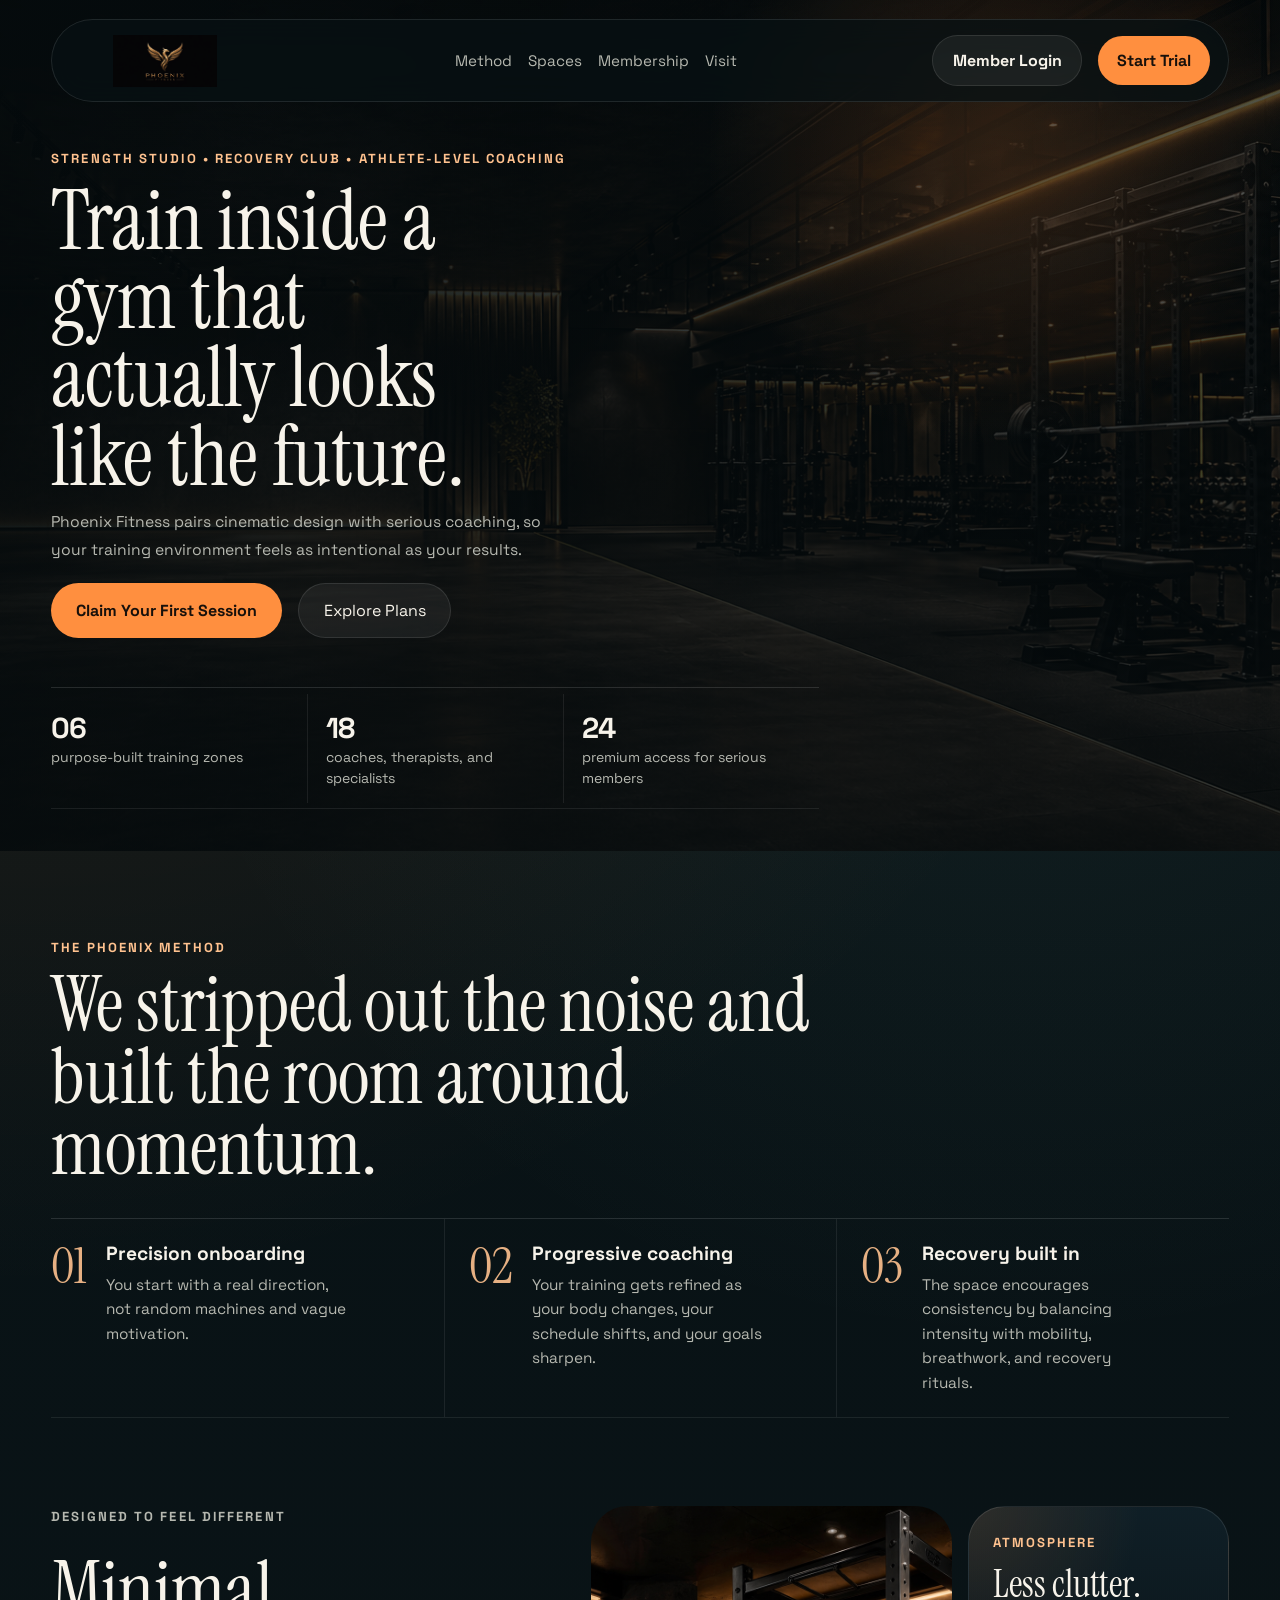
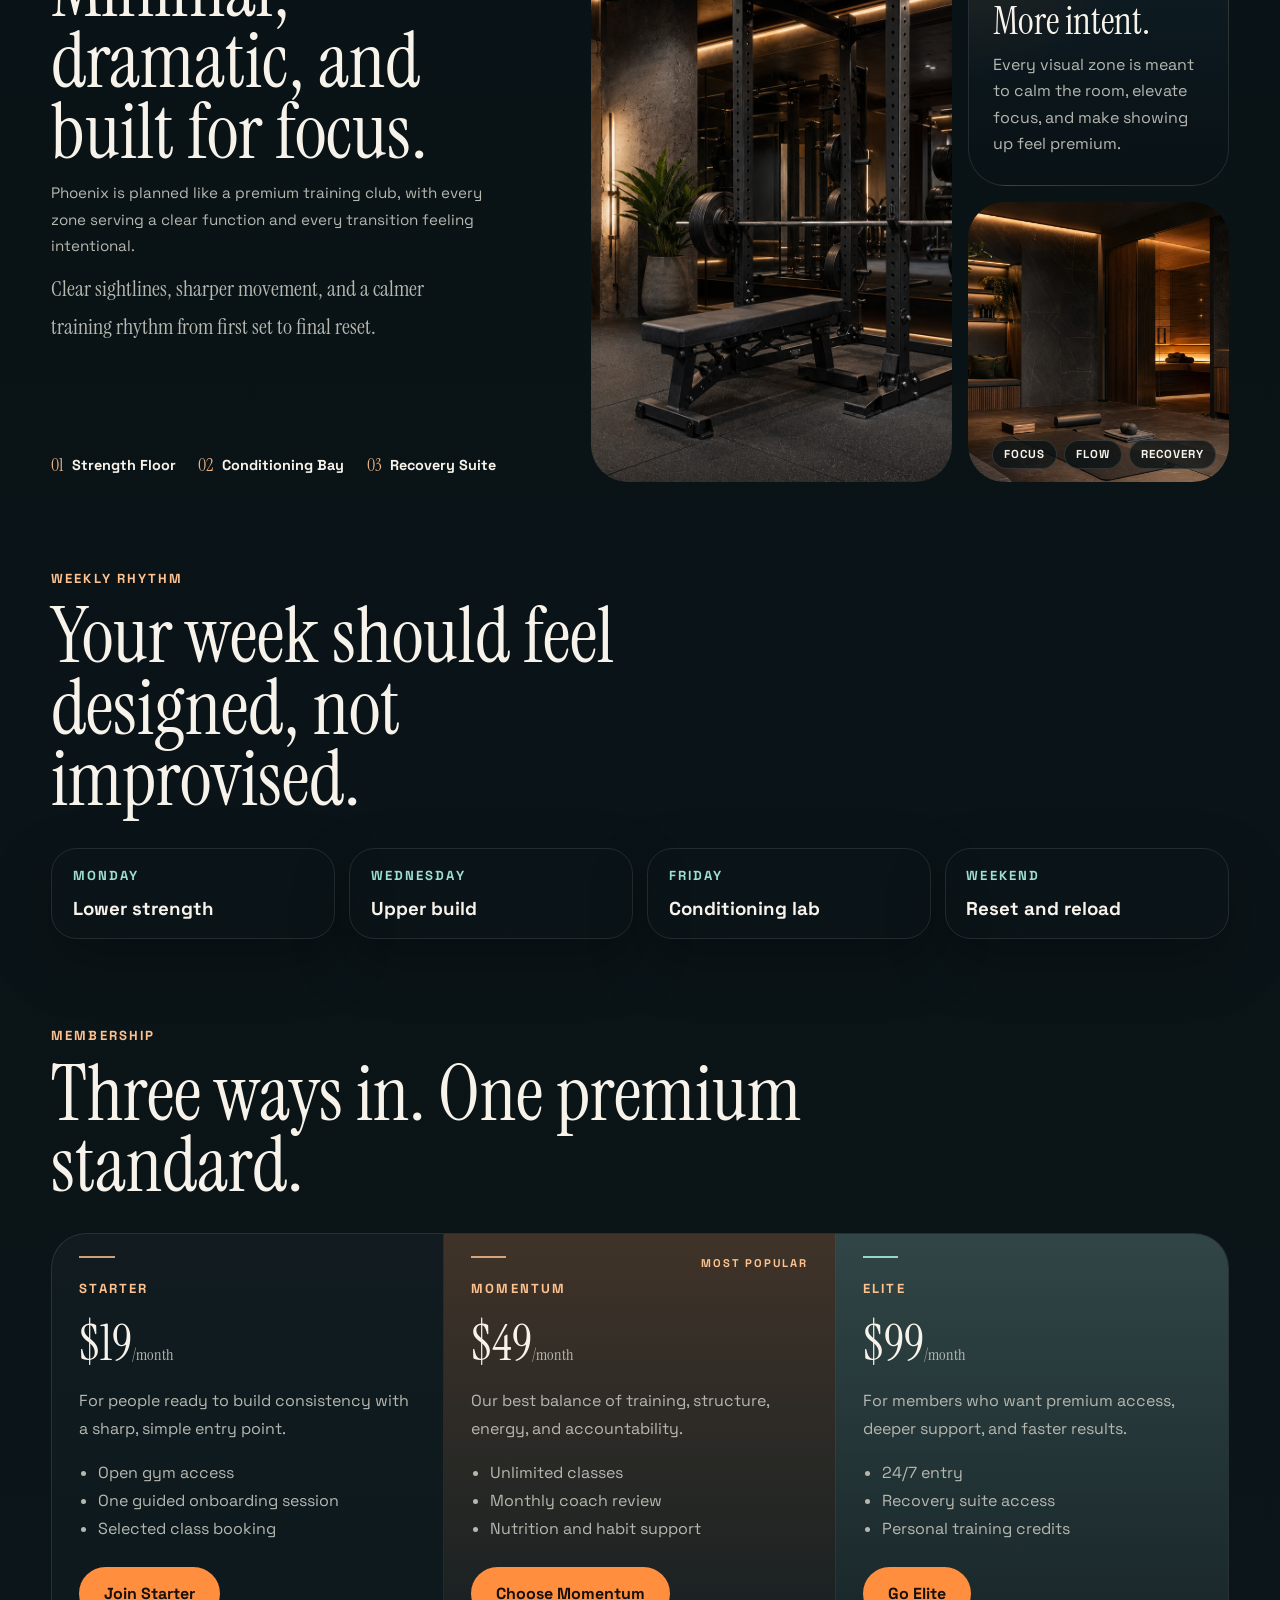
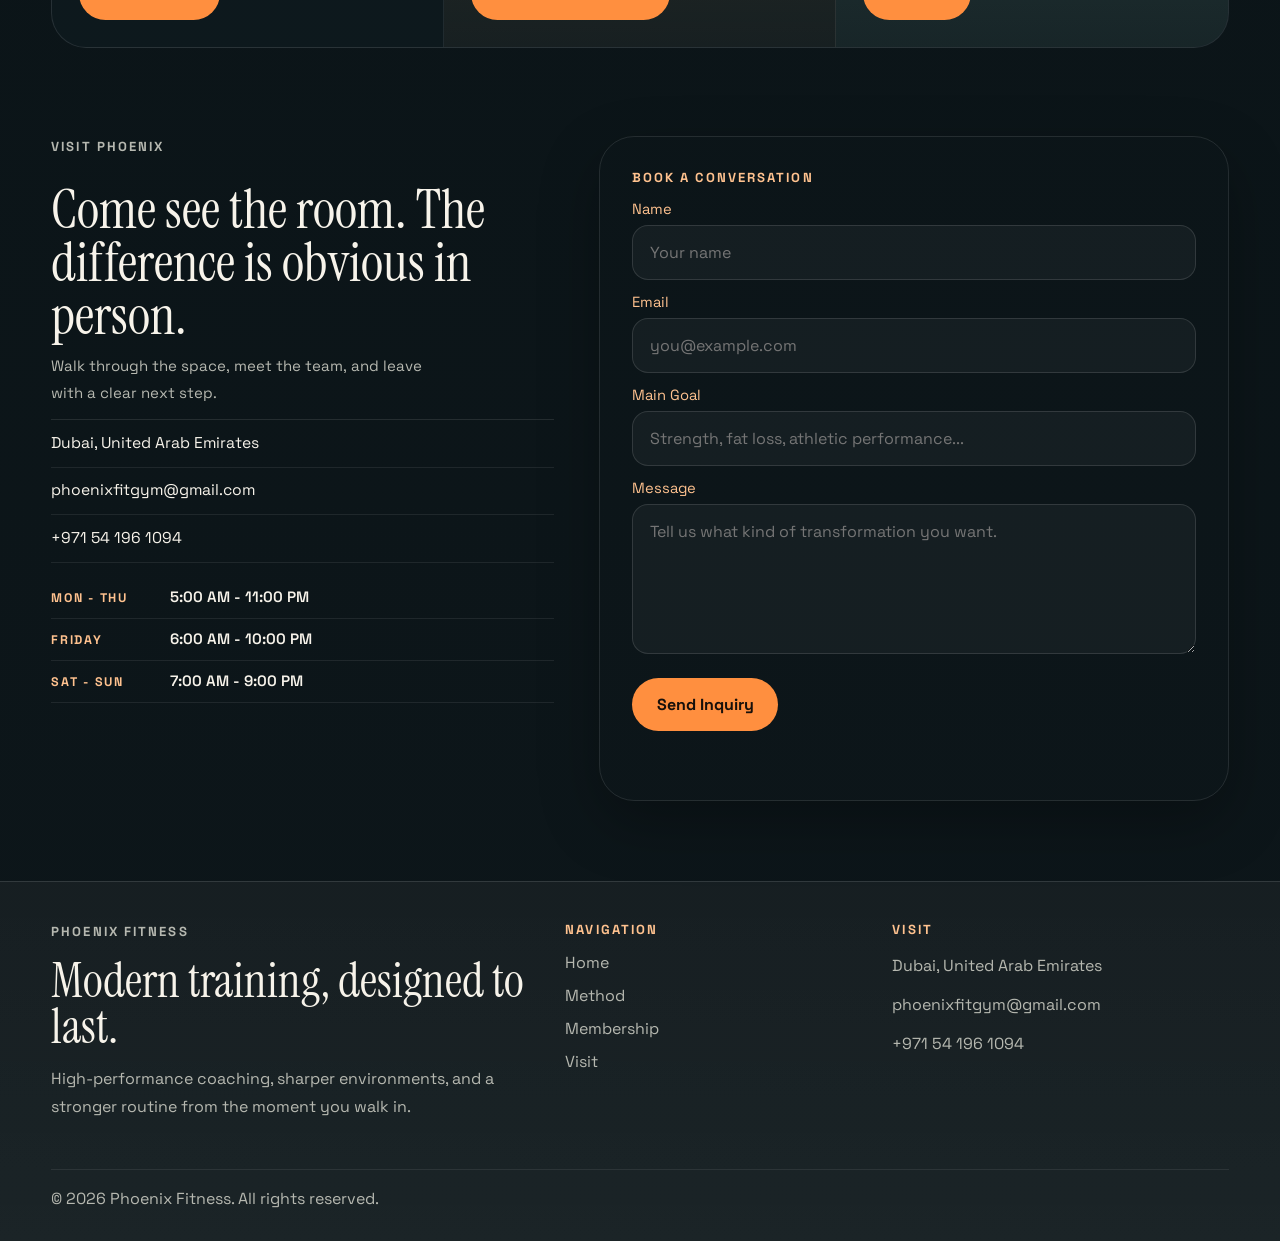
<file: index.html>
<!DOCTYPE html>
<html lang="en">
<head>
    <meta charset="UTF-8">
    <meta name="viewport" content="width=device-width, initial-scale=1.0">
    <title>Phoenix Fitness | Future-Ready Training</title>
    <meta name="description" content="Phoenix Fitness is a high-design performance gym focused on strength, coaching, recovery, and consistent progress.">
    <link rel="stylesheet" href="assets/css/landing-page.css">
</head>
<body>
    <div class="page-shell">
        <header class="hero" id="top">
            <nav class="navbar">
                <a class="brand" href="index.html" aria-label="Phoenix Fitness home">
                    <img src="assets/images/phoenix-logo-premium.png" alt="Phoenix Fitness premium logo">
                </a>
                <button class="menu-toggle" type="button" aria-expanded="false" aria-controls="nav-links">Menu</button>
                <div class="nav-links" id="nav-links">
                    <a href="#method">Method</a>
                    <a href="#spaces">Spaces</a>
                    <a href="#membership">Membership</a>
                    <a href="#visit">Visit</a>
                </div>
                <div class="nav-actions">
                    <button class="nav-button nav-button-secondary" type="button" data-modal-target="login-popup">Member Login</button>
                    <button class="nav-button" type="button" data-modal-target="join-popup">Start Trial</button>
                </div>
            </nav>

            <div class="hero-layout">
                <div class="hero-copy">
                    <p class="eyebrow">Strength Studio &bull; Recovery Club &bull; Athlete-Level Coaching</p>
                    <h1>Train inside a gym that actually looks like the future.</h1>
                    <p class="hero-text">
                        Phoenix Fitness pairs cinematic design with serious coaching, so your training environment feels as intentional as your results.
                    </p>
                    <div class="hero-actions">
                        <button class="primary-cta" type="button" data-modal-target="join-popup">Claim Your First Session</button>
                        <a class="ghost-cta" href="#membership" data-scroll-target="membership">Explore Plans</a>
                    </div>
                    <div class="hero-proof">
                        <article>
                            <strong data-count="6">06</strong>
                            <span>purpose-built training zones</span>
                        </article>
                        <article>
                            <strong data-count="18">18</strong>
                            <span>coaches, therapists, and specialists</span>
                        </article>
                        <article>
                            <strong data-count="24">24</strong>
                            <span>premium access for serious members</span>
                        </article>
                    </div>
                </div>
            </div>
        </header>

        <main>
            <section class="method-section" id="method">
                <div class="section-heading">
                    <p class="eyebrow">The Phoenix Method</p>
                    <h2>We stripped out the noise and built the room around momentum.</h2>
                </div>
                <div class="method-grid">
                    <article class="method-card">
                        <span class="method-number">01</span>
                        <div class="method-body">
                            <h3>Precision onboarding</h3>
                            <p>You start with a real direction, not random machines and vague motivation.</p>
                        </div>
                    </article>
                    <article class="method-card">
                        <span class="method-number">02</span>
                        <div class="method-body">
                            <h3>Progressive coaching</h3>
                            <p>Your training gets refined as your body changes, your schedule shifts, and your goals sharpen.</p>
                        </div>
                    </article>
                    <article class="method-card">
                        <span class="method-number">03</span>
                        <div class="method-body">
                            <h3>Recovery built in</h3>
                            <p>The space encourages consistency by balancing intensity with mobility, breathwork, and recovery rituals.</p>
                        </div>
                    </article>
                </div>
            </section>

            <section class="spaces-section" id="spaces">
                <div class="spaces-copy">
                    <p class="eyebrow">Designed To Feel Different</p>
                    <h2>Minimal, dramatic, and built for focus.</h2>
                    <p class="spaces-intro">
                        Phoenix is planned like a premium training club, with every zone serving a clear function and every transition feeling intentional.
                    </p>
                    <p class="space-subline">Clear sightlines, sharper movement, and a calmer training rhythm from first set to final reset.</p>
                    <div class="space-points">
                        <article>
                            <span>01</span>
                            <h3>Strength Floor</h3>
                        </article>
                        <article>
                            <span>02</span>
                            <h3>Conditioning Bay</h3>
                        </article>
                        <article>
                            <span>03</span>
                            <h3>Recovery Suite</h3>
                        </article>
                    </div>
                </div>
                <div class="spaces-media">
                    <article class="media-tall space-gallery-main">
                        <img src="assets/images/phoenix-strength-generated.png" alt="Premium strength zone at Phoenix Fitness">
                    </article>
                    <article class="media-short space-quote">
                        <p class="card-kicker">Atmosphere</p>
                        <h3>Less clutter. More intent.</h3>
                        <p>Every visual zone is meant to calm the room, elevate focus, and make showing up feel premium.</p>
                    </article>
                    <article class="media-short space-gallery-secondary">
                        <img src="assets/images/phoenix-recovery-generated.png" alt="Luxury recovery suite at Phoenix Fitness">
                        <div class="space-tag-row">
                            <span>Focus</span>
                            <span>Flow</span>
                            <span>Recovery</span>
                        </div>
                    </article>
                </div>
            </section>

            <section class="schedule-section" id="schedule">
                <div class="section-heading split-heading">
                    <div>
                        <p class="eyebrow">Weekly Rhythm</p>
                        <h2>Your week should feel designed, not improvised.</h2>
                    </div>
                </div>
                <div class="schedule-grid">
                    <article class="schedule-card" tabindex="0" aria-expanded="false">
                        <p class="day-tag">Monday</p>
                        <h3>Lower strength</h3>
                        <p>Heavy compounds, unilateral work, and coached technique refinement.</p>
                    </article>
                    <article class="schedule-card" tabindex="0" aria-expanded="false">
                        <p class="day-tag">Wednesday</p>
                        <h3>Upper build</h3>
                        <p>Pressing, pulling, posture work, and smart volume for shape and power.</p>
                    </article>
                    <article class="schedule-card" tabindex="0" aria-expanded="false">
                        <p class="day-tag">Friday</p>
                        <h3>Conditioning lab</h3>
                        <p>Sprints, sled pushes, boxing rounds, and a short aggressive finisher.</p>
                    </article>
                    <article class="schedule-card" tabindex="0" aria-expanded="false">
                        <p class="day-tag">Weekend</p>
                        <h3>Reset and reload</h3>
                        <p>Mobility, recovery, open gym flow, and progress review with a coach.</p>
                    </article>
                </div>
            </section>

            <section class="membership-section" id="membership">
                <div class="section-heading">
                    <p class="eyebrow">Membership</p>
                    <h2>Three ways in. One premium standard.</h2>
                </div>
                <div class="membership-carousel" data-plan-carousel>
                    <div class="membership-mobile-controls" aria-label="Membership plan controls">
                        <button class="plan-switch" type="button" data-plan-prev aria-label="Show previous plan">
                            <span aria-hidden="true">&#8249;</span>
                        </button>
                        <p class="plan-mobile-status" data-plan-status aria-live="polite">Plan 1 of 3</p>
                        <button class="plan-switch" type="button" data-plan-next aria-label="Show next plan">
                            <span aria-hidden="true">&#8250;</span>
                        </button>
                    </div>
                    <div class="membership-grid">
                        <article class="plan-card">
                            <p class="plan-name">Starter</p>
                            <h3>$19<span>/month</span></h3>
                            <p class="plan-summary">For people ready to build consistency with a sharp, simple entry point.</p>
                            <ul>
                                <li>Open gym access</li>
                                <li>One guided onboarding session</li>
                                <li>Selected class booking</li>
                            </ul>
                            <button type="button" data-modal-target="join-popup">Join Starter</button>
                        </article>
                        <article class="plan-card featured-plan">
                            <p class="plan-name">Momentum</p>
                            <h3>$49<span>/month</span></h3>
                            <p class="plan-summary">Our best balance of training, structure, energy, and accountability.</p>
                            <ul>
                                <li>Unlimited classes</li>
                                <li>Monthly coach review</li>
                                <li>Nutrition and habit support</li>
                            </ul>
                            <button type="button" data-modal-target="join-popup">Choose Momentum</button>
                        </article>
                        <article class="plan-card elite-plan">
                            <p class="plan-name">Elite</p>
                            <h3>$99<span>/month</span></h3>
                            <p class="plan-summary">For members who want premium access, deeper support, and faster results.</p>
                            <ul>
                                <li>24/7 entry</li>
                                <li>Recovery suite access</li>
                                <li>Personal training credits</li>
                            </ul>
                            <button type="button" data-modal-target="join-popup">Go Elite</button>
                        </article>
                    </div>
                </div>
            </section>

            <section class="visit-section" id="visit">
                <div class="visit-copy">
                    <p class="eyebrow">Visit Phoenix</p>
                    <h2>Come see the room. The difference is obvious in person.</h2>
                    <p class="visit-lead">
                        Walk through the space, meet the team, and leave with a clear next step.
                    </p>
                    <div class="visit-meta">
                        <p>Dubai, United Arab Emirates</p>
                        <a href="mailto:phoenixfitgym@gmail.com">phoenixfitgym@gmail.com</a>
                        <a href="tel:+971541961094">+971 54 196 1094</a>
                    </div>
                    <div class="visit-hours">
                        <div class="visit-hours-row">
                            <span>Mon - Thu</span>
                            <strong>5:00 AM - 11:00 PM</strong>
                        </div>
                        <div class="visit-hours-row">
                            <span>Friday</span>
                            <strong>6:00 AM - 10:00 PM</strong>
                        </div>
                        <div class="visit-hours-row">
                            <span>Sat - Sun</span>
                            <strong>7:00 AM - 9:00 PM</strong>
                        </div>
                    </div>
                </div>
                <form class="contact-form" id="contact-form">
                    <p class="form-kicker">Book a conversation</p>
                    <label for="contact-name">Name</label>
                    <input id="contact-name" name="name" type="text" placeholder="Your name" required>

                    <label for="contact-email">Email</label>
                    <input id="contact-email" name="email" type="email" placeholder="you@example.com" required>

                    <label for="contact-goal">Main Goal</label>
                    <input id="contact-goal" name="goal" type="text" placeholder="Strength, fat loss, athletic performance..." required>

                    <label for="contact-message">Message</label>
                    <textarea id="contact-message" name="message" placeholder="Tell us what kind of transformation you want." required></textarea>

                    <button type="submit">Send Inquiry</button>
                    <p class="form-feedback" id="contact-feedback" aria-live="polite"></p>
                </form>
            </section>
        </main>

        <footer class="footer">
            <div class="footer-brand">
                <p class="eyebrow">Phoenix Fitness</p>
                <h2>Modern training, designed to last.</h2>
                <p>High-performance coaching, sharper environments, and a stronger routine from the moment you walk in.</p>
            </div>
            <div class="footer-column">
                <p class="footer-label">Navigation</p>
                <div class="footer-links">
                    <a href="#top">Home</a>
                    <a href="#method">Method</a>
                    <a href="#membership">Membership</a>
                    <a href="#visit">Visit</a>
                </div>
            </div>
            <div class="footer-column">
                <p class="footer-label">Visit</p>
                <div class="footer-contact">
                    <p>Dubai, United Arab Emirates</p>
                    <p>phoenixfitgym@gmail.com</p>
                    <p>+971 54 196 1094</p>
                </div>
            </div>
            <p class="footer-note">&copy; 2026 Phoenix Fitness. All rights reserved.</p>
        </footer>
    </div>

    <div class="modal" id="login-popup" aria-hidden="true">
        <div class="modal-panel">
            <button class="modal-close" type="button" aria-label="Close login modal">&times;</button>
            <iframe src="pages/member-login-modal.html" title="Login form"></iframe>
        </div>
    </div>

    <div class="modal" id="join-popup" aria-hidden="true">
        <div class="modal-panel">
            <button class="modal-close" type="button" aria-label="Close join modal">&times;</button>
            <iframe src="pages/trial-booking-modal.html" title="Membership join form"></iframe>
        </div>
    </div>

    <script src="assets/js/landing-page.js"></script>
</body>
</html>
</file>
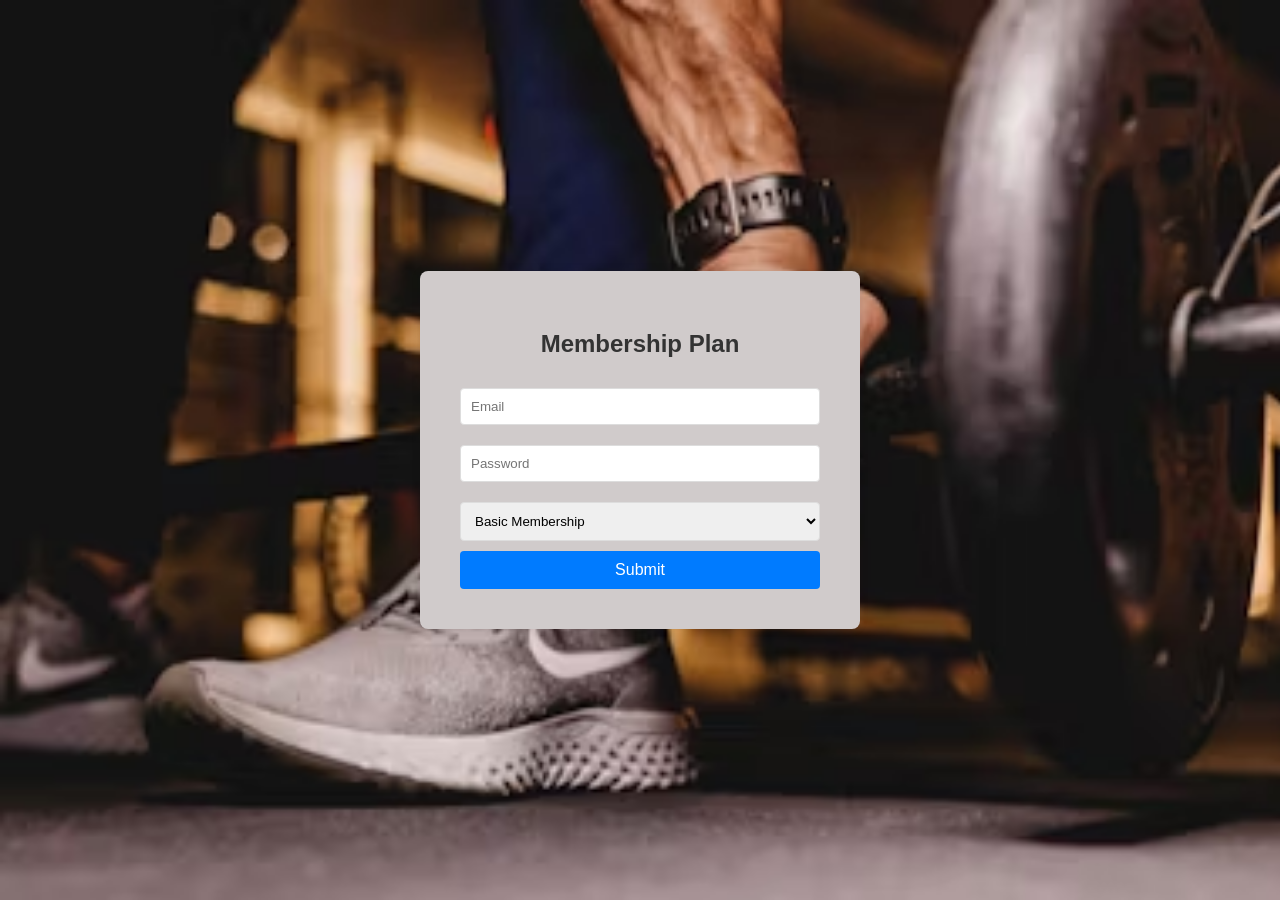
<file: Gym Website/join.html>
<!DOCTYPE html>
<html lang="en">
<head>
    <meta charset="UTF-8">
    <meta name="viewport" content="width=device-width, initial-scale=1.0">
    <title>Join Now</title>
    <link rel="stylesheet" href="join.css">
</head>
<body>
    <script> 
    function validateform(event){
        event.preventDefault();
        const Email=document.getElementById('email').value;
        const Password=document.getElementById('Password').value;
        if(Email===""|| Password===""){
            alert("Invalid Email or Password")
        }
        else if(Password.length<6){
            alert("Password should be 6 or more characters")
        }
        else{
            document.getElementById('JoiningForm').submit();
        }
    }
    </script>
    <form id="JoiningForm">
        <div class="login-container">
            <h2>Membership Plan</h2>
            <input type="email" id="email" placeholder="Email">
            <input type="password" id="pass" placeholder="Password">
            <select id="gym-membership" name="membership">
                <option value="basic">Basic Membership</option>
                <option value="standard">Standard Membership</option>
                <option value="premium">Premium Membership</option>
                <option value="vip">VIP Membership</option>
            <input type="submit">  
        </div>
    </form>
</body>
</html>
</file>
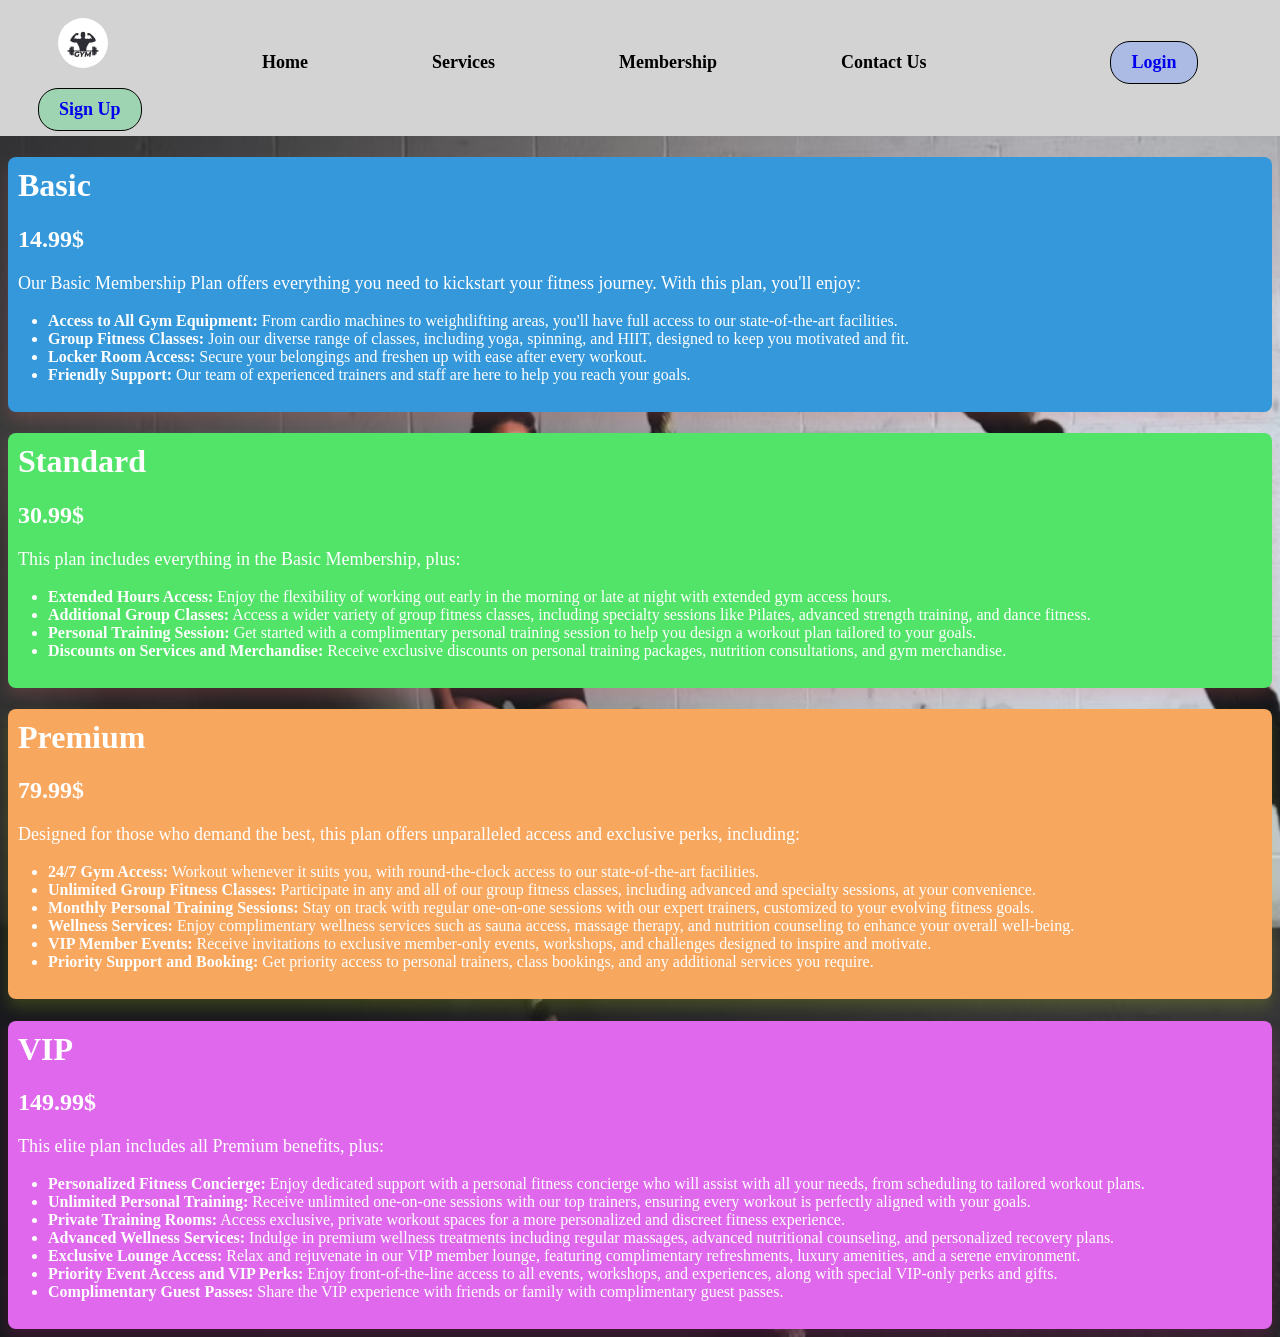
<file: Gym Website/membership.html>
<!DOCTYPE html>
<html lang="en">
<head>
    <meta charset="UTF-8">
    <meta name="viewport" content="width=device-width, initial-scale=1.0">
    <title>Membership</title>
    <link rel="stylesheet" href="membership.css">
</head>
<body>
    <div class="taskbar">
        <div class="tb1"><img src="img/33.jpg"></div>
        <div class="tb"><a href="sss.html">Home</a></div>
        <div class="tb"><a href="#Services">Services</a></div>
        <div class="tb"><a href="membership.html">Membership</a></div>
        <div class="tb"><a href="#Contact">Contact Us</a></div>
        <div class="tb3"><a href="new.html">Login</a></div>
        <div class="tb4"><a href="signup.html">Sign Up</a></div>
    </div>
    <div class="basic">
        <h1>Basic</h1>
        <h2>14.99$</h2>
        <p>Our Basic Membership Plan offers everything you need to kickstart your fitness journey. With this plan, you'll enjoy:
<br>
     <ul>    <li>  <b> Access to All Gym Equipment:</b> From cardio machines to weightlifting areas, you'll have full access to our state-of-the-art facilities.</li>
        <li>   <b> Group Fitness Classes:</b> Join our diverse range of classes, including yoga, spinning, and HIIT, designed to keep you motivated and fit.</li>
      <li>    <b> Locker Room Access:</b> Secure your belongings and freshen up with ease after every workout.</li>
        <li>   <b> Friendly Support:</b> Our team of experienced trainers and staff are here to help you reach your goals.</li></ul></p>
    
    </div>
    <div class="standard">
        <h1>Standard</h1>
        <h2>30.99$</h2>
        <p> This plan includes everything in the Basic Membership, plus:
<br>
        <ul>  <li><b> Extended Hours Access:</b> Enjoy the flexibility of working out early in the morning or late at night with extended gym access hours.</li>
           <li><b> Additional Group Classes:</b> Access a wider variety of group fitness classes, including specialty sessions like Pilates, advanced strength training, and dance fitness.</li>
       <li> <b>  Personal Training Session:</b> Get started with a complimentary personal training session to help you design a workout plan tailored to your goals.</li>
         <li> <b>  Discounts on Services and Merchandise:</b> Receive exclusive discounts on personal training packages, nutrition consultations, and gym merchandise.</li></ul></p>
    </div>
    <div class="premium ">
        <h1>Premium</h1>
        <h2>79.99$</h2>
        <p> Designed for those who demand the best, this plan offers unparalleled access and exclusive perks, including:
<br>
       <ul>  <li>   <b>24/7 Gym Access:</b> Workout whenever it suits you, with round-the-clock access to our state-of-the-art facilities.</li>
          <li> <b> Unlimited Group Fitness Classes: </b>Participate in any and all of our group fitness classes, including advanced and specialty sessions, at your convenience.</li>
          <li> <b> Monthly Personal Training Sessions:</b> Stay on track with regular one-on-one sessions with our expert trainers, customized to your evolving fitness goals.</li>
        <li>  <b>  Wellness Services:</b> Enjoy complimentary wellness services such as sauna access, massage therapy, and nutrition counseling to enhance your overall well-being.</li>
        <li><b>   VIP Member Events:</b> Receive invitations to exclusive member-only events, workshops, and challenges designed to inspire and motivate.
        <li>  <b>  Priority Support and Booking:</b> Get priority access to personal trainers, class bookings, and any additional services you require.</li></ul></p>
    </div>
    <div class="vip">
        <h1>VIP</h1>
        <h2>149.99$</h2>
        <p>  This elite plan includes all Premium benefits, plus:
<br>
        <ul><li>  <b> Personalized Fitness Concierge:</b> Enjoy dedicated support with a personal fitness concierge who will assist with all your needs, from scheduling to tailored workout plans.</li>
            <li><b>  Unlimited Personal Training:</b> Receive unlimited one-on-one sessions with our top trainers, ensuring every workout is perfectly aligned with your goals.</li>
            <li><b>  Private Training Rooms:</b> Access exclusive, private workout spaces for a more personalized and discreet fitness experience.</li>
            <li><b>  Advanced Wellness Services:</b> Indulge in premium wellness treatments including regular massages, advanced nutritional counseling, and personalized recovery plans.</li>
            <li> <b>  Exclusive Lounge Access:</b> Relax and rejuvenate in our VIP member lounge, featuring complimentary refreshments, luxury amenities, and a serene environment.</li>
            <li> <b> Priority Event Access and VIP Perks:</b> Enjoy front-of-the-line access to all events, workshops, and experiences, along with special VIP-only perks and gifts.</li>
            <li> <b>  Complimentary Guest Passes:</b> Share the VIP experience with friends or family with complimentary guest passes.</li></ul></p>
    </div>
</body>
</html>
</file>
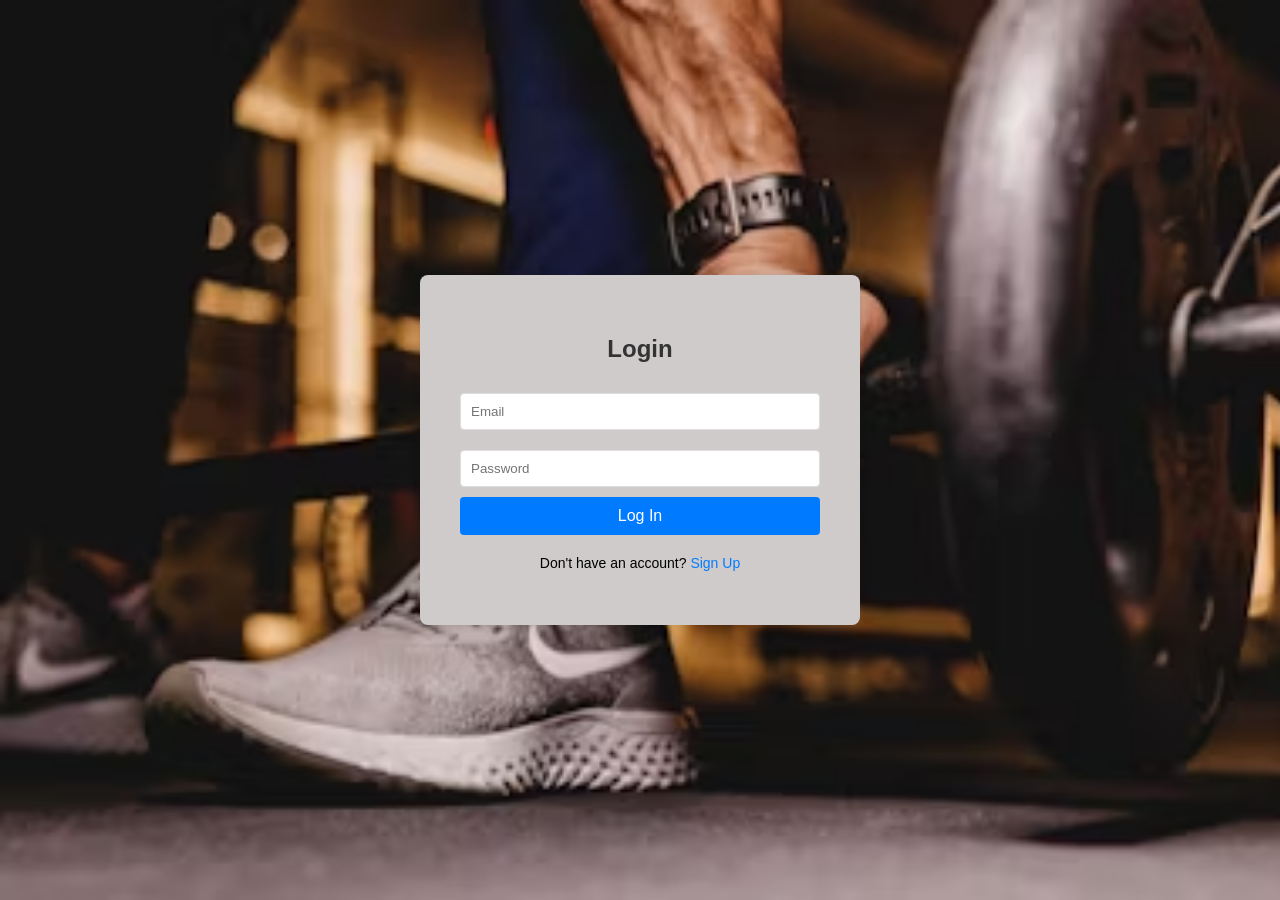
<file: Gym Website/new.html>
<!DOCTYPE html>
<html lang="en">
<head>
    <meta charset="UTF-8">
    <meta name="viewport" content="width=device-width, initial-scale=1.0">
    <title>HTML</title>
    <link rel="stylesheet" href="new.css">
    <script>
    function validateform(event){
        event.preventDefault();
        const Email=document.getElementById('email').value;
        const Password=document.getElementById('Password').value;
        if(Email===""|| Password===""){
            alert("Invalid Email or Password")
        }
        else if(Password.length<6){
            alert("Password should be 6 or more characters")
        }
        else{
            document.getElementById('LoginForm').submit();
        }
    }
    </script>
</head>
<body>
    <form  id="LoginForm" action="Website.html" class="Login" onsubmit="validateform(event)">
        <div class="login-container">
            <h2>Login</h2>
            <form>
                <input type="email" placeholder="Email" required id="email">
                <input type="password" placeholder="Password" required id="Password">
                <button type="submit">Log In</button>
                <p>Don't have an account? <a href="signup.html">Sign Up</a></p>
            </form>
</body>
</html>
</file>
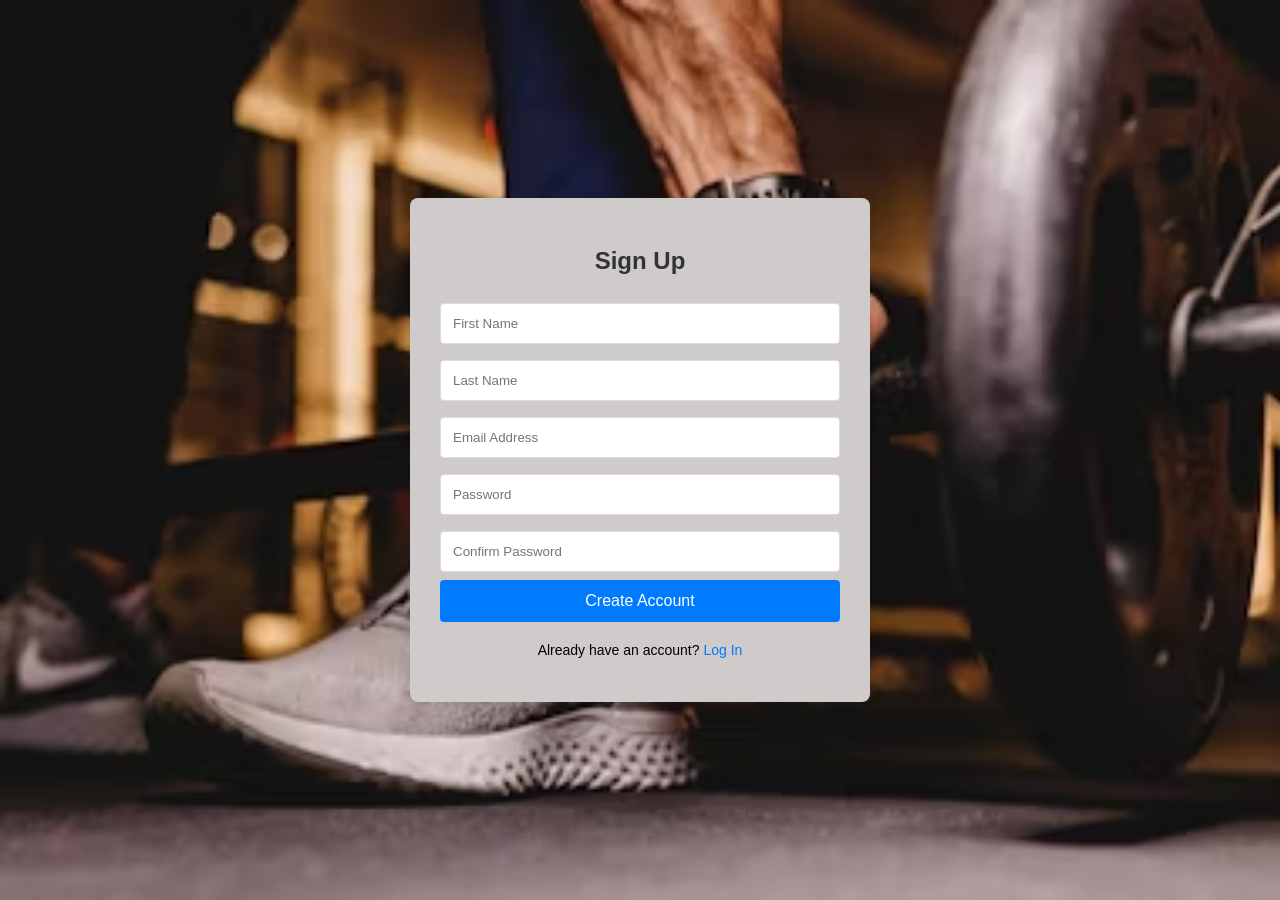
<file: Gym Website/signup.html>
<!DOCTYPE html>
<html lang="en">
<head>
    <meta charset="UTF-8">
    <meta name="viewport" content="width=device-width, initial-scale=1.0">
    <title>Sign Up</title>
    <link rel="stylesheet" href="signup.css">
</head>
<body>
    <form id="signupForm">
        <div class="signup-container">
            <h2>Sign Up</h2>
                <div class="error" id="errorMsg"></div>
                <input type="text" placeholder="First Name" required id="FirstName">
                <input type="text" placeholder="Last Name" required id="LastName">
                <input type="email" placeholder="Email Address" required id="Email">
                <input type="password" placeholder="Password" required id="Password">
                <input type="password" placeholder="Confirm Password" required id="ConfirmPassword">
                <button type="submit">Create Account</button>
                <p>Already have an account? <a href="new.html">Log In</a></p>
            </form>
            <script>
                document.getElementById('signupForm').addEventListener('submit', function(event) {
                    event.preventDefault(); 
                    const errorMsg = document.getElementById('errorMsg');
                    const FirstName = document.getElementById('FirstName').value.trim();
                    const LastName = document.getElementById('LastName').value.trim();
                    const email = document.getElementById('Email').value.trim();
                    const password = document.getElementById('Password').value.trim();
                    const confirmPassword = document.getElementById('ConfirmPassword').value.trim();
        
                    errorMsg.style.display = 'none';
                    errorMsg.innerHTML = '';
        
                    if (FirstName === '' || LastName==='' || email === '' || password === '' || confirmPassword === '') {
                        errorMsg.style.display = 'block';
                        errorMsg.innerHTML = 'All fields are required.';
                        return;
                    }
        
                    // Email validation
                    const emailPattern = /^[^ ]+@[^ ]+\.[a-z]{2,3}$/;
                    if (!emailPattern.test(email)) {
                        errorMsg.style.display = 'block';
                        errorMsg.innerHTML = 'Please enter a valid email address.';
                        return;
                    }
        
                    // Password length check
                    if (password.length < 8) {
                        errorMsg.style.display = 'block';
                        errorMsg.innerHTML = 'Password must be at least 8 characters long.';
                        return;
                    }
        
                    // Password match check
                    if (password !== confirmPassword) {
                        errorMsg.style.display = 'block';
                        errorMsg.innerHTML = 'Passwords do not match.';
                        return;
                    }
        
                    // Submit form if all validations pass
                    this.submit();
                });
            </script>
</body>
</html>
</file>
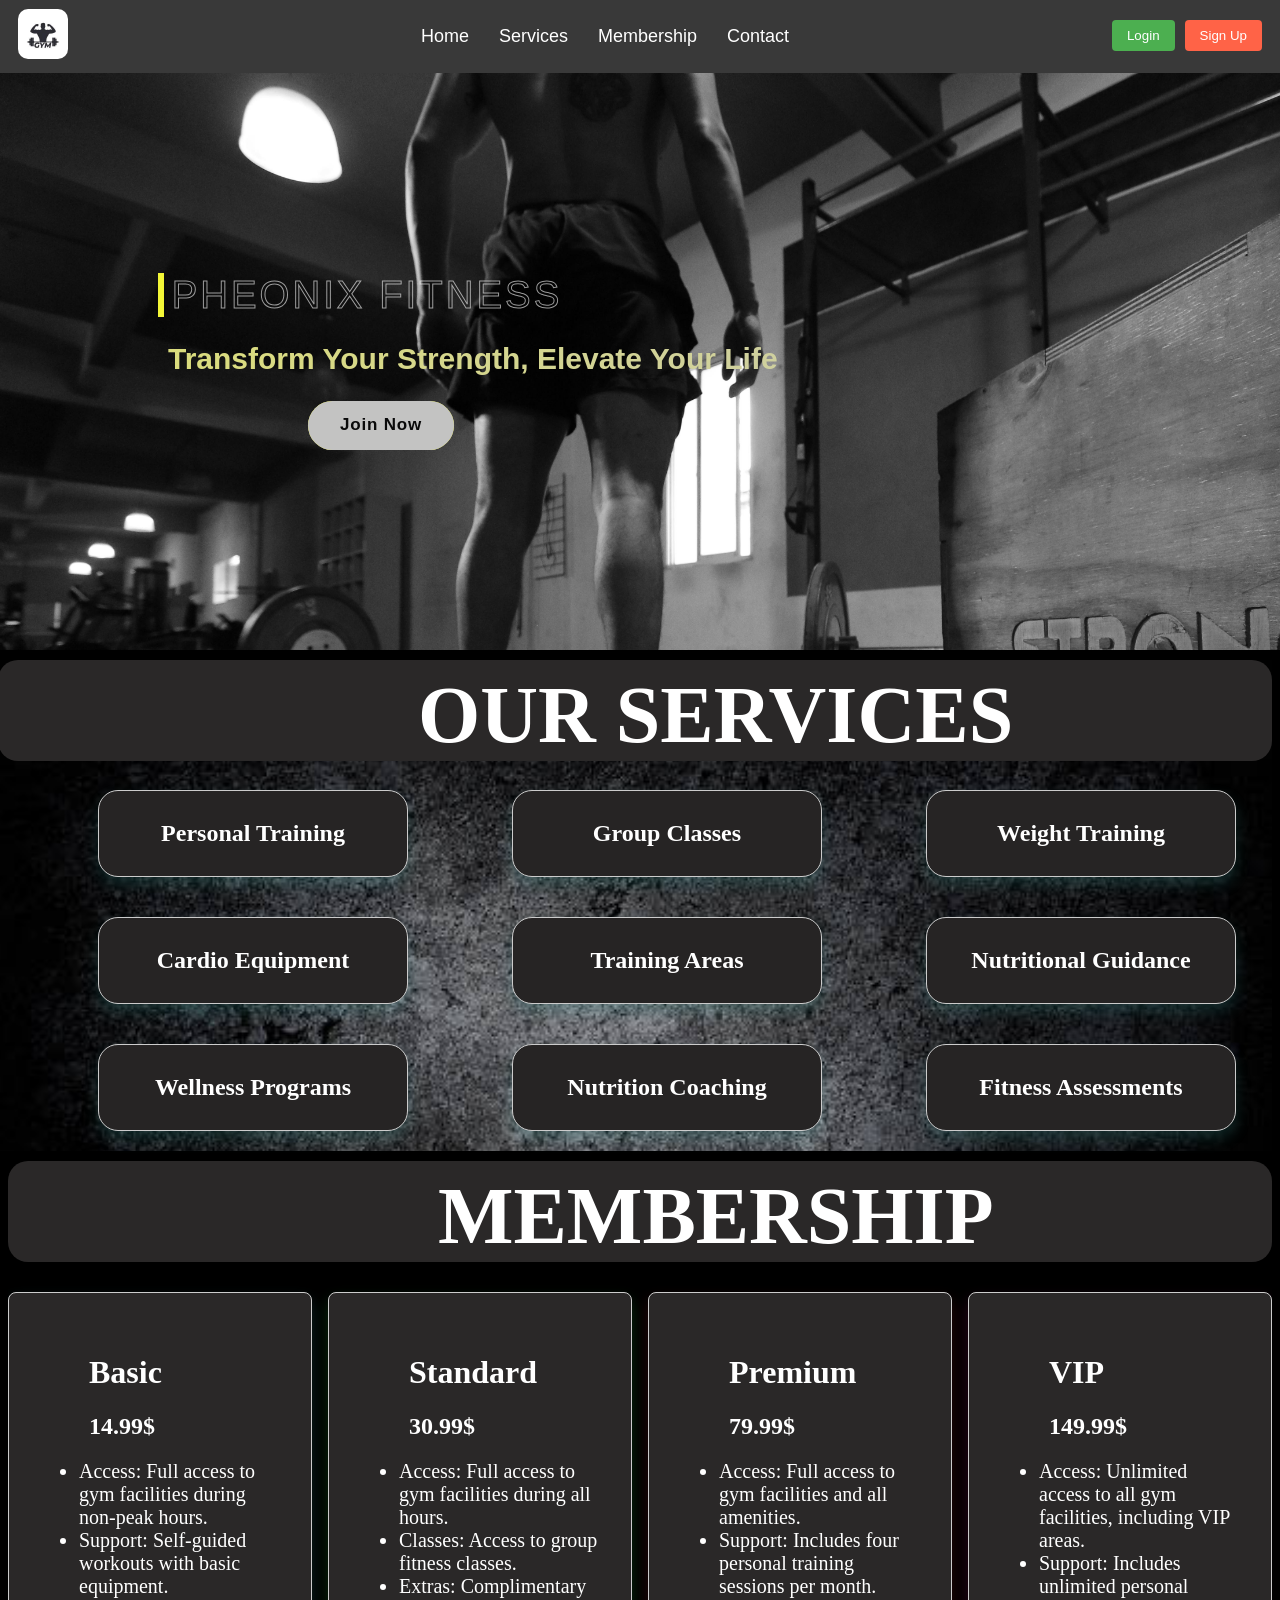
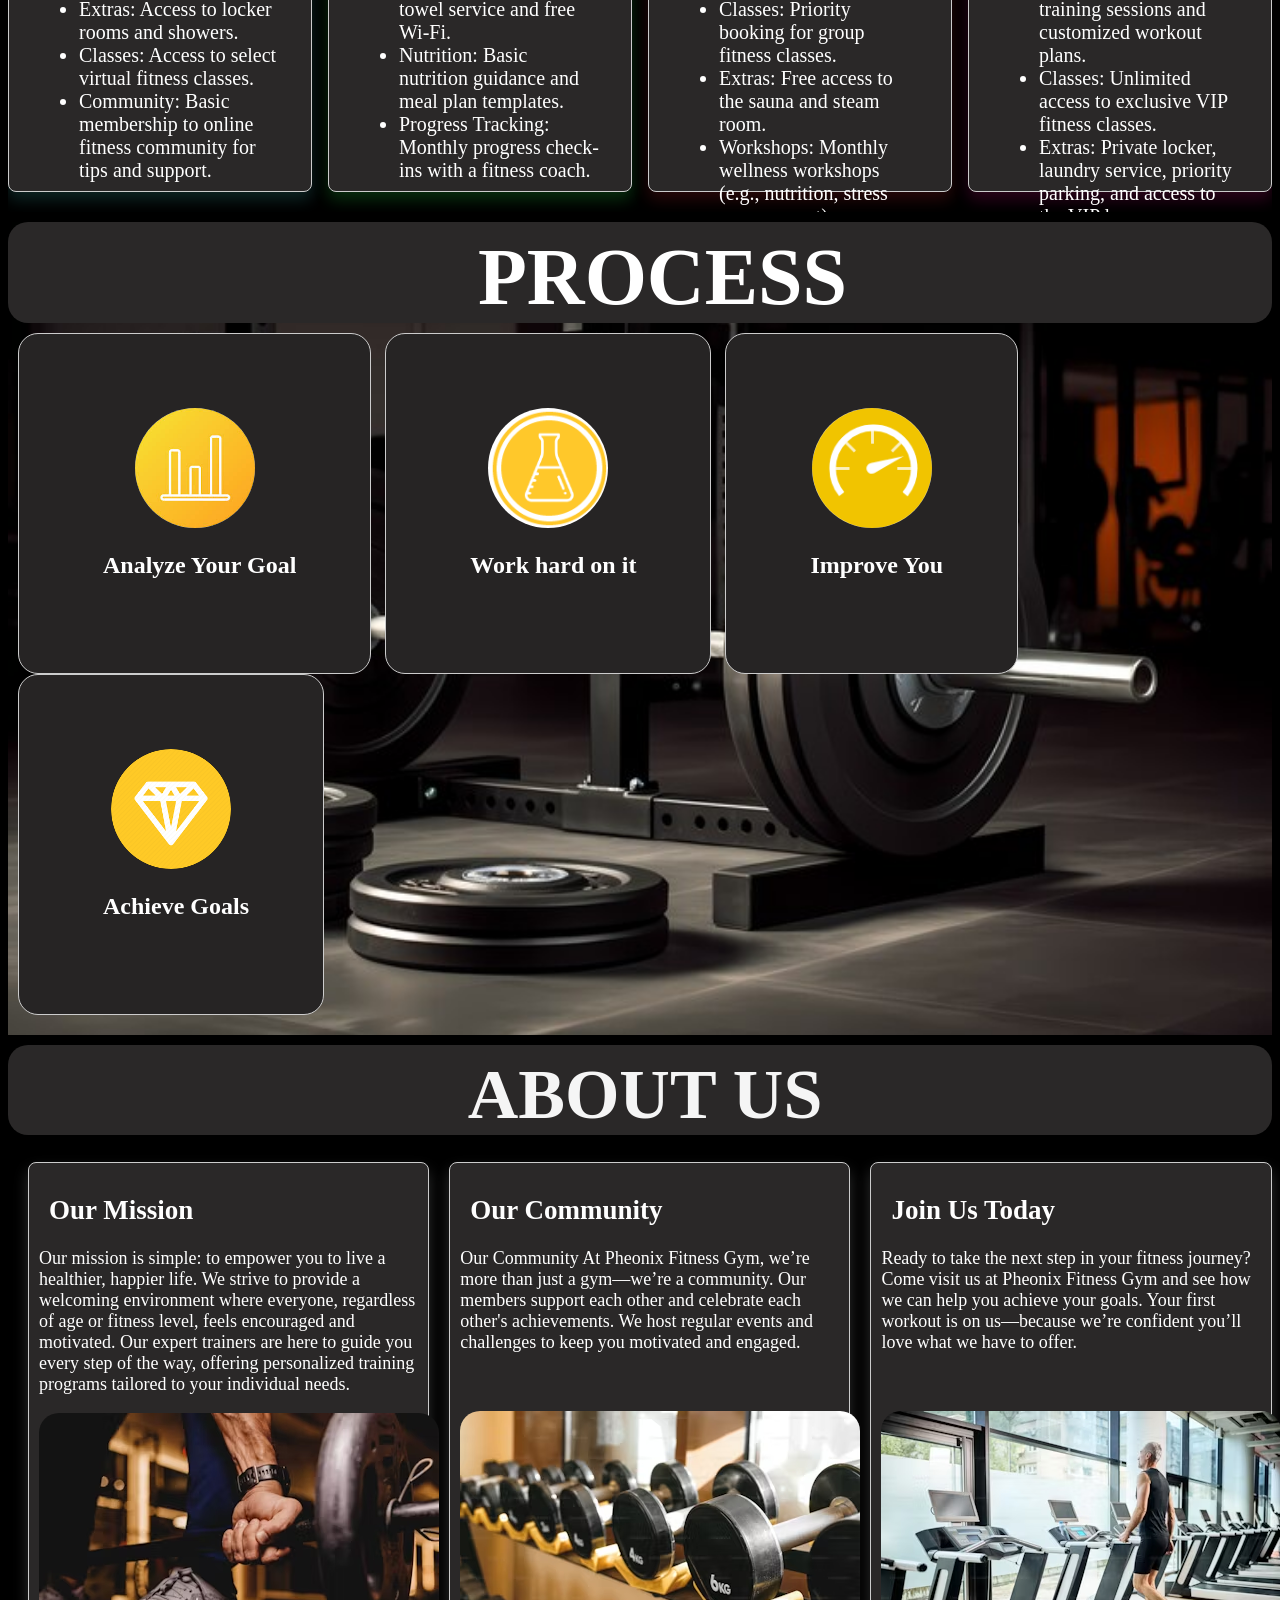
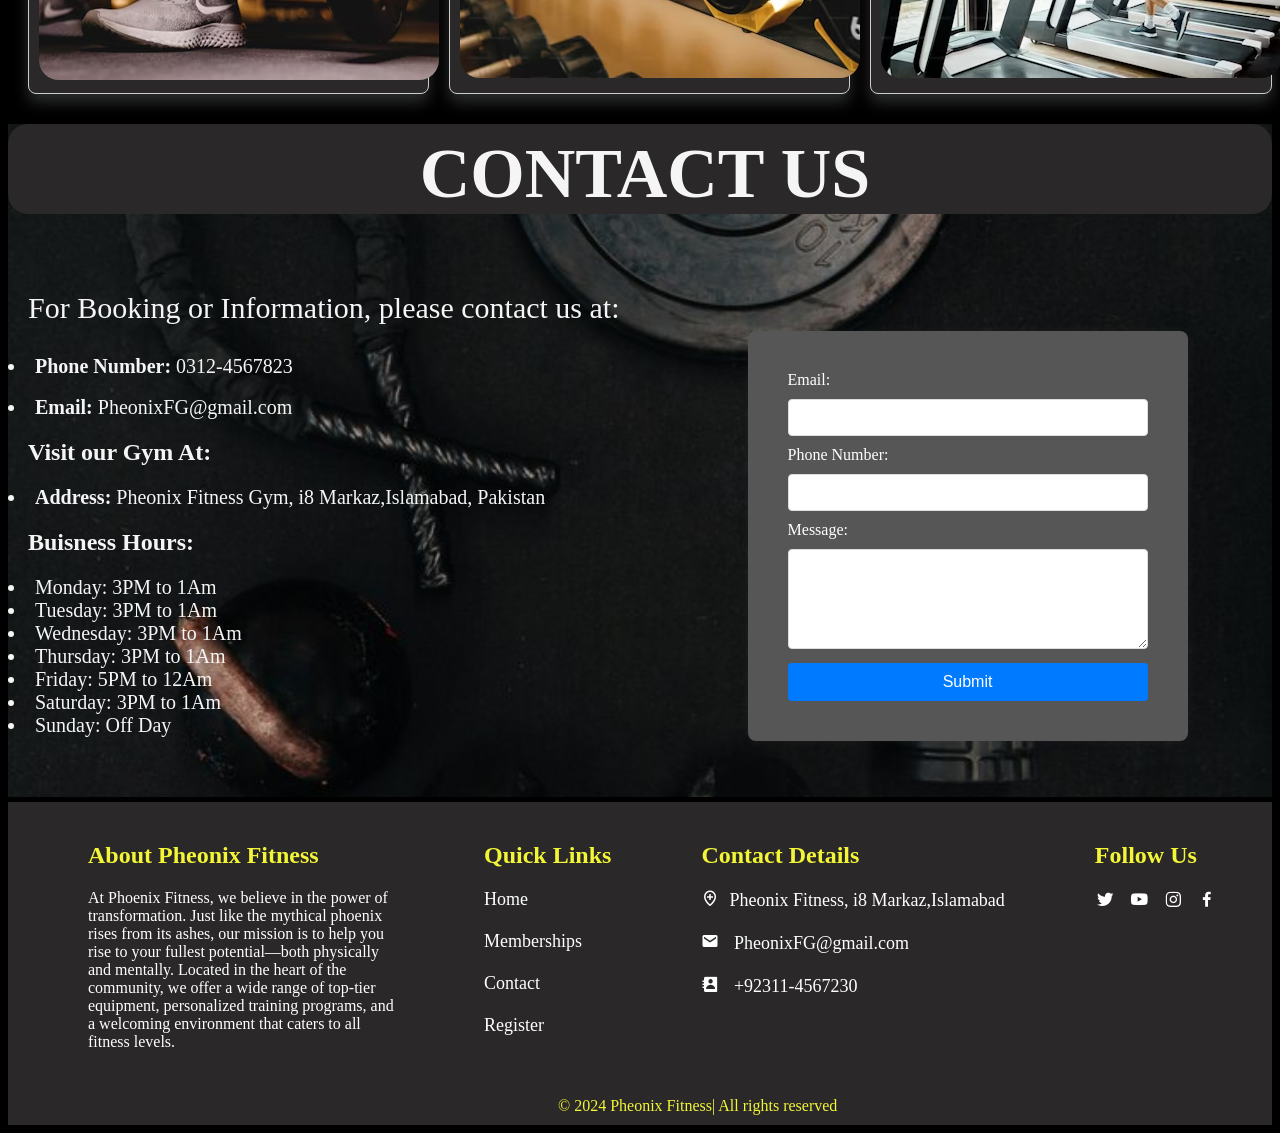
<file: Gym Website/sss.html>
<!DOCTYPE html>
<html lang="en">
<head>
    <meta charset="UTF-8">
    <meta name="viewport" content="width=device-width, initial-scale=1.0">
    <title>Grid</title>
    <link rel="stylesheet" href="sss.css">
    <link href='https://unpkg.com/boxicons@2.1.4/css/boxicons.min.css' rel='stylesheet'>
</head>
<body>
    <nav class="navbar">
        <div class="navbar-left">
            <img src="img/33.jpg" alt="Logo" class="logo">
        </div>
        <div class="navbar-center">
            <ul class="navbar-links">
                <li><a href="sss.html">Home</a></li>
                <li><a href="#Services">Services</a></li>
                <li><a href="#membership">Membership</a></li>
                <li><a href="#Contact">Contact</a></li>
            </ul>
        </div>
        <div class="navbar-right">
            <button id="open-login-btn" class="btn login">Login</button>
            <button id="signup-btn" class="btn signup">Sign Up</button>
        </div>
    </nav>
    <div id="login-popup" class="login-popup">
        <div class="popup-content">
          <span class="close-btn">&times;</span>
          <iframe src="new.html" frameborder="0" class="login-iframe"></iframe>
        </div>
      </div>
      <div id="signup-popup" class="signup-popup">
        <div class="popup-content2">
          <span class="close-btn2">&times;</span>
          <iframe src="signup.html" frameborder="0" class="signup-iframe"></iframe>
        </div>
      </div>
    <div class="background">
        <button class="hcl" data-text="Awesome">
            <span class="actual-text">&nbsp;Pheonix Fitness&nbsp;</span>
            <span aria-hidden="true" class="hover-text">&nbsp;Pheonix Fitness Gym&nbsp;</span>
        </button>
        <h2 class="color">Transform Your Strength, Elevate Your Life</h2> 
       <div><button id="join-btn" class="but"><span>Join Now</span></button></div> 
    </div>
    <div id="join-popup" class="join-popup">
        <div class="popup-content3">
          <span class="close-btn3">&times;</span>
          <iframe src="join.html" frameborder="0" class="join-iframe"></iframe>
        </div>
      </div>
    <div class="services" id="Services">
      <div><h1 class="p5">OUR SERVICES</h1></div>
        <div class="srv"> <h2>Personal Training </h2></div>
            <div class="srv"> <h2>Group Classes</h2></div>
                <div class="srv"> <h2> Weight Training</h2> </div>
                    <div class="srv"><h2> Cardio Equipment </h2></div>
                        <div class="srv"><h2>Training Areas </h2></div>
                            <div class="srv"><h2>Nutritional Guidance</h2></div>
                            <div class="srv"><h2> Wellness Programs </h2></div>
                            <div class="srv"><h2> Nutrition Coaching </h2></div>
                                <div class="srv"><h2>Fitness Assessments</h2></div>
    </div>
    <div>  <h1 class="mm">MEMBERSHIP</h1></div>
    <div class="membership" id="membership">
    <div class="basic">
        <h1 class="h2">Basic</h1>
        <h2  class="h2">14.99$</h2>
        <p> <ul> <li> Access: Full access to gym facilities during non-peak hours.</li>
   <li>Support: Self-guided workouts with basic equipment.</li>
   <li>Extras: Access to locker rooms and showers.</li>
   <li>Classes: Access to select virtual fitness classes.</li>
   <li> Community: Basic membership to online fitness community for tips and support.</li>
</ul></p>
    
    </div>
    <div class="standard">
        <h1 class="h2">Standard</h1>
        <h2 class="h2">30.99$</h2>
       
        <p>  <ul> <li>Access: Full access to gym facilities during all hours.</li>
                <li>  Classes: Access to group fitness classes.</li>
                    <li>  Extras: Complimentary towel service and free Wi-Fi.</li>
                        <li>  Nutrition: Basic nutrition guidance and meal plan templates.</li>
                            <li>  Progress Tracking: Monthly progress check-ins with a fitness coach.</li> </ul></p>
    </div>
    <div class="premium ">
        <h1 class="h2">Premium</h1>
        <h2 class="h2">79.99$</h2>
      
        <p><ul>  <li> Access: Full access to gym facilities and all amenities. </li>
        <li> Support: Includes four personal training sessions per month.</li>
            <li> Classes: Priority booking for group fitness classes.</li>
                <li> Extras: Free access to the sauna and steam room.</li>
                    <li>  Workshops: Monthly wellness workshops (e.g., nutrition, stress management).</li>
                       </ul></p>
    </div>
    <div class="vip">
        <h1 class="h2">VIP</h1>
        <h2 class="h2">149.99$</h2>
        <p>  <ul><li> Access: Unlimited access to all gym facilities, including VIP areas. </li>
            <li> Support: Includes unlimited personal training sessions and customized workout plans.</li>
                <li> Classes: Unlimited access to exclusive VIP fitness classes.</li>
                    <li>Extras: Private locker, laundry service, priority parking, and access to the VIP lounge.</li> 
                           </ul></p>
    </div>
</div>
    <div class="Process">
        <h1 class="p2">PROCESS</h1>
        <div class="p"><img src="img/o1.jpg">
            <h2>Analyze Your Goal</h2>
        </div>
        <div class="p"><img src="img/o6.png">
           <h2> Work hard on it</h2>
        </div>
        <div class="p"><img src="img/o8.png">
            <h2>Improve You</h2>
        </div>
        <div class="p"><img src="img/o5.png">
            <h2>Achieve Goals</h2>
        </div>
       
    </div>
    <div class="last2">
        <h1>ABOUT US</h1>  </div>
        <div class="ds">  
            <div class="per">
            <div class="dsa1"><h2>Our Mission</h2><p> Our mission is simple: to empower you to live a healthier, happier life. We strive to provide a welcoming environment where everyone, regardless of age or fitness level, feels encouraged and motivated. Our expert trainers are here to guide you every step of the way, offering personalized training programs tailored to your individual needs.</p>
                <div><img src="img/44.avif"></div></div>
            <div class="dsa2"> <h2>Our Community</h2><p>Our Community At Pheonix Fitness Gym, we’re more than just a gym—we’re a community. Our members support each other and celebrate each other's achievements. We host regular events and challenges to keep you motivated and engaged.</p>
                <div><img src="img/2.avif"></div></div>
            <div class="dsa3"><h2>Join Us Today</h2><p>  Ready to take the next step in your fitness journey? Come visit us at Pheonix Fitness Gym and see how we can help you achieve your goals. Your first workout is on us—because we’re confident you’ll love what we have to offer.</p>
                <div><img src="img/3.avif"></div></div>
        </div>
    </div>
    <div class="contact" id="Contact">
        <h1 class="hh">CONTACT US</h1>
        <div class="flec">
            <div><p>For Booking or Information, please contact us at:
        <li><b>Phone Number:</b> 0312-4567823</li><br>
       <li><b>Email:</b> PheonixFG@gmail.com</li>
        <h2>Visit our Gym At:</h2>
        <li><b>Address:</b>  Pheonix Fitness Gym, i8 Markaz,Islamabad, Pakistan</li>
        <h2>Buisness Hours:</h2>
        <li>Monday: 3PM to 1Am</li>
        <li>Tuesday: 3PM to 1Am</li>
        <li>Wednesday: 3PM to 1Am</li>
        <li>Thursday: 3PM to 1Am</li>
        <li>Friday: 5PM to 12Am</li>
        <li>Saturday: 3PM to 1Am</li>
        <li>Sunday: Off Day</li>
    </p>
    </div>
      <div>  <form>
            <div class="login-container">
                <form>
                    <label>Email:</label>
                    <input type="email">
                    <label>Phone Number:</label>
                    <input type="text">
                    <label>Message:</label><br>
                    <textarea name="Message" id="msg"></textarea>
                    <button type="submit">Submit</button>
                </form>
            </div> 
    </div>
</div>
</div>
<footer>
<div class="foot">
    <div class="text"><h2>About Pheonix Fitness</h2>
    <p>At Phoenix Fitness, we believe in the power of transformation. Just like the mythical phoenix rises from its ashes, our mission is to help you rise to your fullest potential—both physically and mentally. Located in the heart of the community, we offer a wide range of top-tier equipment, personalized training programs, and a welcoming environment that caters to all fitness levels.
</p>
    </div>
    <div class="ql">
        <h2>Quick Links</h2>
        <p> Home <br><br>
         Memberships <br><br>
         Contact <br><br>
         Register</p>
    </div>
    <div class="ccc">
        <h2>Contact Details</h2>
        <p><i class='bx bx-location-plus'></i>Pheonix Fitness, i8 Markaz,Islamabad <br><br>
            <i class='bx bxs-envelope' ></i>  PheonixFG@gmail.com <br><br>
             <i class='bx bxs-contact' ></i> +92311-4567230</p> 
    </div>
    <div class="tags">
        <h2>Follow Us</h2>
        <i class='bx bxl-twitter'></i>
        <i class='bx bxl-youtube'></i>
        <i class='bx bxl-instagram' ></i>
        <i class='bx bxl-facebook' ></i>
    </div>

</div>
<div class="lastfoot">
    &copy; 2024 Pheonix Fitness| All rights reserved
</div>
</footer>
<script src="sss.js"></script>
</body>
</html>
</file>
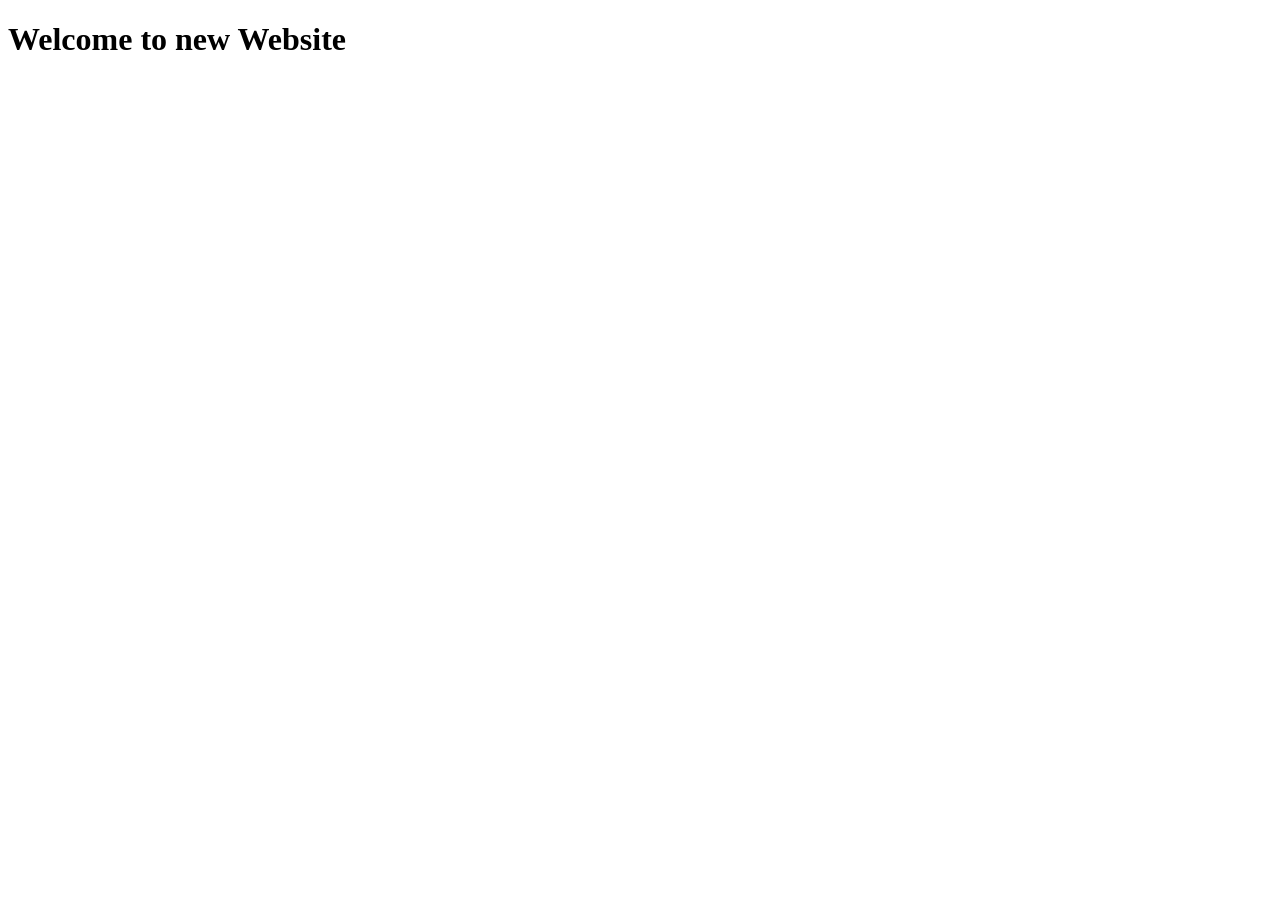
<file: Gym Website/Website.html>
<!DOCTYPE html>
<html lang="en">
<head>
    <meta charset="UTF-8">
    <meta name="viewport" content="width=device-width, initial-scale=1.0">
    <title>MARVEL</title>
</head>
<body>
    <h1>Welcome to new Website</h1>
</body>
</html>
</file>
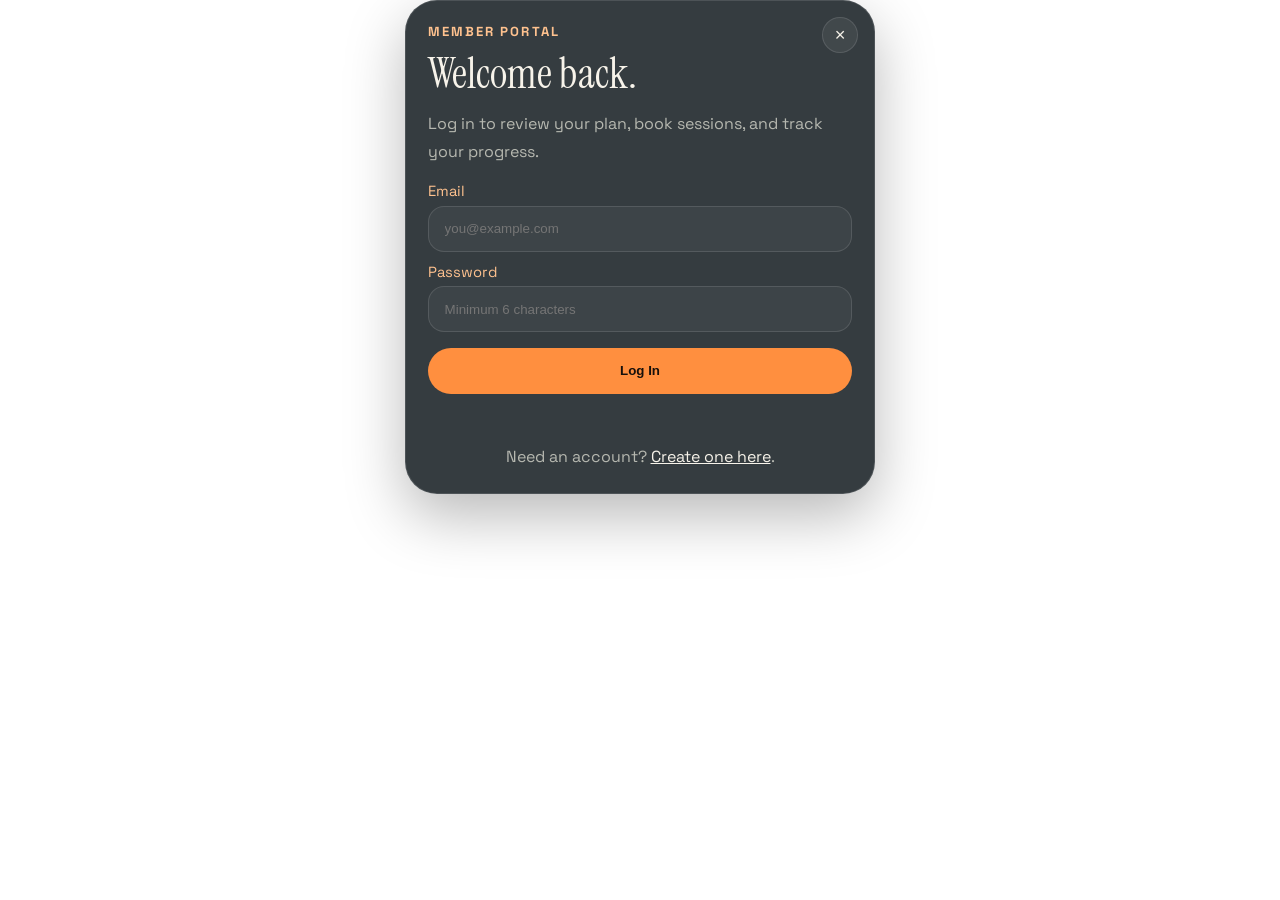
<file: pages/member-login-modal.html>
<!DOCTYPE html>
<html lang="en">
<head>
    <meta charset="UTF-8">
    <meta name="viewport" content="width=device-width, initial-scale=1.0">
    <title>Login | Phoenix Fitness</title>
    <link rel="stylesheet" href="../assets/css/auth-modals.css">
</head>
<body>
    <main class="portal-page">
        <section class="portal-card">
            <button class="portal-close" type="button" aria-label="Close form">&times;</button>
            <p class="portal-kicker">Member Portal</p>
            <h1>Welcome back.</h1>
            <p class="portal-copy">Log in to review your plan, book sessions, and track your progress.</p>
            <form id="login-form" class="portal-form">
                <label for="login-email">Email</label>
                <input id="login-email" type="email" placeholder="you@example.com" required>

                <label for="login-password">Password</label>
                <input id="login-password" type="password" placeholder="Minimum 6 characters" minlength="6" required>

                <button type="submit">Log In</button>
                <p class="portal-feedback" id="login-feedback" aria-live="polite"></p>
            </form>
            <p class="portal-switch">Need an account? <a href="member-signup-modal.html">Create one here</a>.</p>
        </section>
    </main>
    <script>
        const closeButton = document.querySelector(".portal-close");
        const loginForm = document.getElementById("login-form");
        const loginFeedback = document.getElementById("login-feedback");

        closeButton.addEventListener("click", () => {
            const modal = window.frameElement ? window.frameElement.closest(".modal") : null;

            if (modal) {
                modal.classList.remove("is-open");
                modal.setAttribute("aria-hidden", "true");
            }
        });

        loginForm.addEventListener("submit", (event) => {
            event.preventDefault();
            loginFeedback.textContent = "Login demo successful. Your dashboard would open here in the full product.";
            loginForm.reset();
        });
    </script>
</body>
</html>
</file>
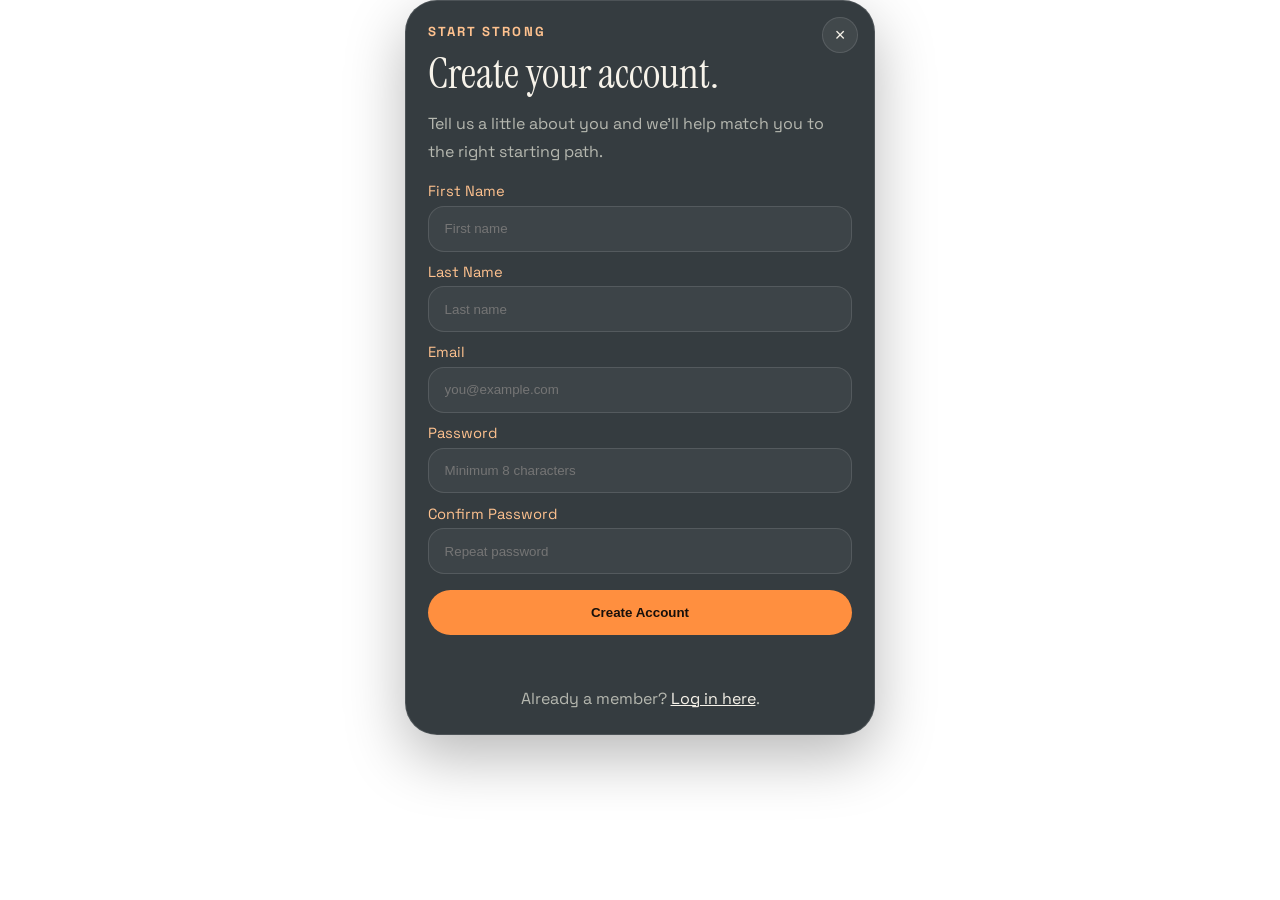
<file: pages/member-signup-modal.html>
<!DOCTYPE html>
<html lang="en">
<head>
    <meta charset="UTF-8">
    <meta name="viewport" content="width=device-width, initial-scale=1.0">
    <title>Sign Up | Phoenix Fitness</title>
    <link rel="stylesheet" href="../assets/css/auth-modals.css">
</head>
<body>
    <main class="portal-page">
        <section class="portal-card">
            <button class="portal-close" type="button" aria-label="Close form">&times;</button>
            <p class="portal-kicker">Start Strong</p>
            <h1>Create your account.</h1>
            <p class="portal-copy">Tell us a little about you and we'll help match you to the right starting path.</p>
            <form id="signup-form" class="portal-form">
                <label for="first-name">First Name</label>
                <input id="first-name" type="text" placeholder="First name" required>

                <label for="last-name">Last Name</label>
                <input id="last-name" type="text" placeholder="Last name" required>

                <label for="signup-email">Email</label>
                <input id="signup-email" type="email" placeholder="you@example.com" required>

                <label for="signup-password">Password</label>
                <input id="signup-password" type="password" placeholder="Minimum 8 characters" minlength="8" required>

                <label for="confirm-password">Confirm Password</label>
                <input id="confirm-password" type="password" placeholder="Repeat password" minlength="8" required>

                <button type="submit">Create Account</button>
                <p class="portal-feedback" id="signup-feedback" aria-live="polite"></p>
            </form>
            <p class="portal-switch">Already a member? <a href="member-login-modal.html">Log in here</a>.</p>
        </section>
    </main>
    <script>
        const closeButton = document.querySelector(".portal-close");
        const signupForm = document.getElementById("signup-form");
        const signupFeedback = document.getElementById("signup-feedback");

        closeButton.addEventListener("click", () => {
            const modal = window.frameElement ? window.frameElement.closest(".modal") : null;

            if (modal) {
                modal.classList.remove("is-open");
                modal.setAttribute("aria-hidden", "true");
            }
        });

        signupForm.addEventListener("submit", (event) => {
            event.preventDefault();
            const password = document.getElementById("signup-password").value;
            const confirmPassword = document.getElementById("confirm-password").value;

            if (password !== confirmPassword) {
                signupFeedback.textContent = "Passwords do not match yet. Please check both fields.";
                return;
            }

            signupFeedback.textContent = "Account created in demo mode. Next step would be your onboarding questionnaire.";
            signupForm.reset();
        });
    </script>
</body>
</html>
</file>
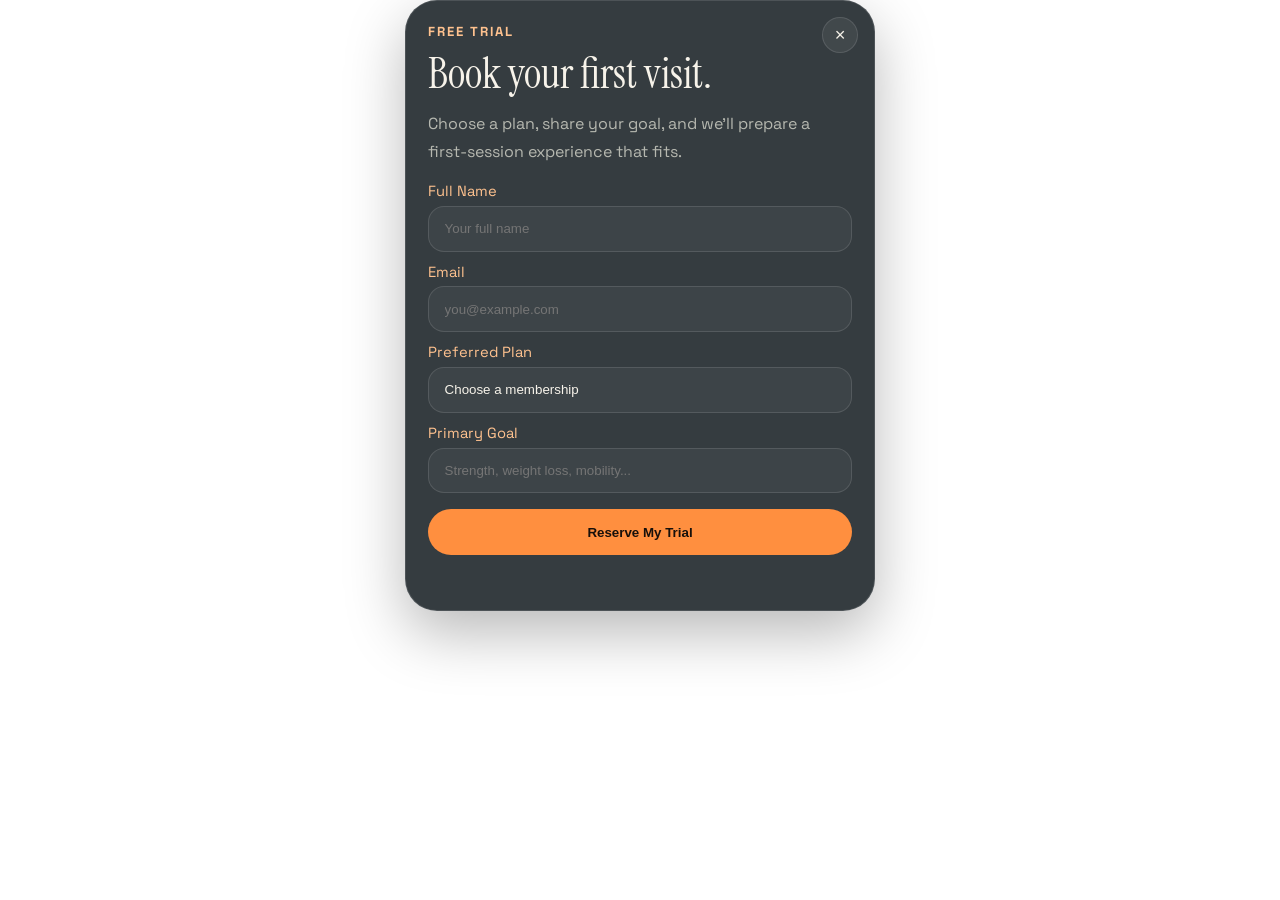
<file: pages/trial-booking-modal.html>
<!DOCTYPE html>
<html lang="en">
<head>
    <meta charset="UTF-8">
    <meta name="viewport" content="width=device-width, initial-scale=1.0">
    <title>Join Phoenix Fitness</title>
    <link rel="stylesheet" href="../assets/css/auth-modals.css">
</head>
<body>
    <main class="portal-page">
        <section class="portal-card">
            <button class="portal-close" type="button" aria-label="Close form">&times;</button>
            <p class="portal-kicker">Free Trial</p>
            <h1>Book your first visit.</h1>
            <p class="portal-copy">Choose a plan, share your goal, and we'll prepare a first-session experience that fits.</p>
            <form id="join-form" class="portal-form">
                <label for="join-name">Full Name</label>
                <input id="join-name" type="text" placeholder="Your full name" required>

                <label for="join-email">Email</label>
                <input id="join-email" type="email" placeholder="you@example.com" required>

                <label for="join-plan">Preferred Plan</label>
                <select id="join-plan" required>
                    <option value="">Choose a membership</option>
                    <option value="starter">Starter</option>
                    <option value="momentum">Momentum</option>
                    <option value="elite">Elite</option>
                </select>

                <label for="join-goal">Primary Goal</label>
                <input id="join-goal" type="text" placeholder="Strength, weight loss, mobility..." required>

                <button type="submit">Reserve My Trial</button>
                <p class="portal-feedback" id="join-feedback" aria-live="polite"></p>
            </form>
        </section>
    </main>
    <script>
        const closeButton = document.querySelector(".portal-close");
        const joinForm = document.getElementById("join-form");
        const joinFeedback = document.getElementById("join-feedback");

        closeButton.addEventListener("click", () => {
            const modal = window.frameElement ? window.frameElement.closest(".modal") : null;

            if (modal) {
                modal.classList.remove("is-open");
                modal.setAttribute("aria-hidden", "true");
            }
        });

        joinForm.addEventListener("submit", (event) => {
            event.preventDefault();
            const plan = document.getElementById("join-plan").value;

            if (!plan) {
                joinFeedback.textContent = "Please choose a membership so we can tailor your visit.";
                return;
            }

            joinFeedback.textContent = "Trial reserved in demo mode. A coach would normally confirm your time by email.";
            joinForm.reset();
        });
    </script>
</body>
</html>
</file>
<file: assets/css/landing-page.css>
@import url("https://fonts.googleapis.com/css2?family=Instrument+Serif:ital@0;1&family=Space+Grotesk:wght@400;500;700&display=swap");

:root {
    --bg: #071114;
    --bg-2: #0d1a1f;
    --panel: rgba(12, 24, 29, 0.78);
    --panel-solid: #102028;
    --panel-soft: rgba(255, 255, 255, 0.05);
    --text: #f7f3ea;
    --muted: #b6b8b0;
    --line: rgba(255, 255, 255, 0.1);
    --accent: #ff8f3f;
    --accent-soft: #ffc28f;
    --mint: #9de0d0;
    --mint-soft: rgba(157, 224, 208, 0.16);
    --shadow: 0 22px 60px rgba(0, 0, 0, 0.28);
    --shadow-soft: 0 18px 40px rgba(255, 143, 63, 0.12);
    --radius-xl: 2rem;
    --radius-lg: 1.4rem;
}

* {
    box-sizing: border-box;
}

html {
    scroll-behavior: smooth;
}

body {
    margin: 0;
    color: var(--text);
    background:
        radial-gradient(circle at top left, rgba(255, 143, 63, 0.15), transparent 28%),
        radial-gradient(circle at 80% 10%, rgba(157, 224, 208, 0.08), transparent 22%),
        linear-gradient(180deg, #071114 0%, #0d161a 100%);
    font-family: "Space Grotesk", sans-serif;
}

img {
    max-width: 100%;
    display: block;
}

a {
    color: inherit;
    text-decoration: none;
}

button,
input,
textarea {
    font: inherit;
}

.page-shell {
    min-height: 100vh;
    overflow: hidden;
}

.hero,
.method-section,
.spaces-section,
.schedule-section,
.membership-section,
.visit-section,
.footer {
    padding-left: clamp(1.2rem, 4vw, 4rem);
    padding-right: clamp(1.2rem, 4vw, 4rem);
}

.hero {
    padding-top: 1.2rem;
    padding-bottom: 2.6rem;
    position: relative;
    background:
        linear-gradient(112deg, rgba(4, 10, 12, 0.95), rgba(4, 10, 12, 0.56)),
        url("../images/phoenix-hero-premium-v2.png") center/cover;
}

.hero::before {
    content: "";
    position: absolute;
    inset: 0;
    background:
        radial-gradient(circle at 78% 18%, rgba(255, 143, 63, 0.16), transparent 24%),
        linear-gradient(180deg, rgba(5, 11, 13, 0.12), rgba(5, 11, 13, 0.62));
    pointer-events: none;
}

.navbar,
.hero-layout,
.method-section,
.spaces-section,
.schedule-section,
.membership-section,
.visit-section,
.footer {
    position: relative;
    z-index: 1;
}

.navbar {
    display: flex;
    align-items: center;
    justify-content: space-between;
    gap: 1rem;
    padding: 0.9rem 1.1rem;
    border: 1px solid var(--line);
    border-radius: 999px;
    background: rgba(8, 17, 20, 0.72);
    backdrop-filter: blur(16px);
}

.brand {
    display: inline-flex;
    align-items: center;
    gap: 0.85rem;
    font-weight: 700;
    letter-spacing: 0.08em;
    text-transform: uppercase;
}

.brand img {
    width: 190px;
    height: 52px;
    object-fit: contain;
}

.menu-toggle {
    display: none;
    padding: 0.8rem 1rem;
    border: 1px solid var(--line);
    border-radius: 999px;
    background: transparent;
    color: var(--text);
}

.nav-links,
.nav-actions {
    display: flex;
    align-items: center;
    gap: 1rem;
}

.nav-links a {
    color: var(--muted);
    font-size: 0.95rem;
}

.nav-links a:hover,
.nav-links a:focus-visible {
    color: var(--text);
}

.nav-button,
.primary-cta,
.ghost-cta,
.plan-card button,
.contact-form button {
    display: inline-flex;
    align-items: center;
    justify-content: center;
    border: none;
    border-radius: 999px;
    cursor: pointer;
    transition: transform 0.25s ease, background-color 0.25s ease, color 0.25s ease;
}

.nav-button,
.primary-cta,
.plan-card button,
.contact-form button {
    background: var(--accent);
    color: #17100b;
    font-weight: 700;
}

.nav-button {
    padding: 0.85rem 1.2rem;
}

.nav-button-secondary,
.ghost-cta {
    border: 1px solid var(--line);
    background: rgba(255, 255, 255, 0.06);
    color: var(--text);
}

.hero-layout {
    display: block;
    padding-top: clamp(1.3rem, 4vw, 3rem);
}

.hero-copy {
    max-width: 52rem;
}

.eyebrow,
.card-kicker,
.plan-name,
.day-tag,
.form-kicker {
    margin: 0 0 0.9rem;
    color: var(--accent-soft);
    font-size: 0.82rem;
    font-weight: 700;
    letter-spacing: 0.16em;
    text-transform: uppercase;
}

.hero-copy h1,
.section-heading h2,
.spaces-copy h2,
.visit-copy h2,
.membership-hero-copy h1 {
    margin: 0;
    font-family: "Instrument Serif", serif;
    font-weight: 400;
    line-height: 0.93;
}

.hero-copy h1 {
    max-width: 11ch;
    font-size: clamp(3.2rem, 6.6vw, 5.8rem);
}

.hero-text,
.section-copy,
.spaces-copy p,
.visit-copy p,
.footer-brand p,
.hero-card p,
.method-card p,
.plan-summary,
.plan-card li {
    color: var(--muted);
    line-height: 1.75;
}

.hero-text {
    max-width: 31rem;
    margin: 0.85rem 0 0;
    font-size: 0.98rem;
}

.hero-actions {
    display: flex;
    flex-wrap: wrap;
    gap: 1rem;
    margin-top: 1.15rem;
}

.primary-cta,
.ghost-cta,
.plan-card button,
.contact-form button {
    padding: 1rem 1.55rem;
}

.primary-cta:hover,
.ghost-cta:hover,
.plan-card button:hover,
.contact-form button:hover,
.nav-button:hover {
    transform: translateY(-2px);
}

.hero-proof {
    display: grid;
    grid-template-columns: repeat(3, minmax(0, 1fr));
    gap: 0;
    width: min(100%, 48rem);
    margin-top: 3.1rem;
    padding: 0.35rem 0;
    border-top: 1px solid rgba(255, 255, 255, 0.12);
    border-bottom: 1px solid rgba(255, 255, 255, 0.08);
}

.hero-proof article,
.hero-card,
.schedule-grid article,
.plan-card,
.contact-form,
.modal-panel {
    border: 1px solid var(--line);
    /* background: var(--panel);
    backdrop-filter: blur(16px); */
    box-shadow: var(--shadow);
}

.hero-proof article {
    padding: 1rem 1.1rem 0.9rem 0;
    border: none;
    border-radius: 0;
    box-shadow: none;
    background: none;
}

.hero-proof article:not(:first-child) {
    padding-left: 1.1rem;
    border-left: 1px solid rgba(255, 255, 255, 0.08);
}

.hero-proof strong {
    display: block;
    font-size: 1.8rem;
    letter-spacing: -0.03em;
}

.hero-proof span {
    color: var(--muted);
    font-size: 0.88rem;
    line-height: 1.45;
}

.hero-card {
    padding: 1.4rem;
    border-radius: var(--radius-xl);
    transition: transform 0.3s ease, box-shadow 0.3s ease, background-color 0.3s ease;
}

.hero-card:hover {
    transform: translateY(-6px);
    box-shadow: var(--shadow-soft);
}

.schedule-grid article:hover,
.plan-card:hover {
    transform: translateY(-6px);
    background: rgba(255, 255, 255, 0.08);
    box-shadow: var(--shadow-soft);
}

.hero-card h2,
.hero-card h3,
.method-card h3,
.schedule-grid h3,
.plan-card h3 {
    margin: 0 0 0.7rem;
}

.mint-card {
    background:
        linear-gradient(180deg, rgba(157, 224, 208, 0.16), rgba(16, 32, 40, 0.92)),
        rgba(16, 32, 40, 0.92);
}

.method-section,
.spaces-section,
.schedule-section,
.membership-section,
.visit-section {
    padding-top: 5.5rem;
}

.section-heading {
    max-width: 48rem;
}

.section-heading h2,
.spaces-copy h2,
.visit-copy h2 {
    font-size: clamp(2.6rem, 6vw, 5.4rem);
}

.method-grid,
.membership-grid {
    display: grid;
    grid-template-columns: repeat(3, minmax(0, 1fr));
    gap: 1.2rem;
    margin-top: 2rem;
}

.plan-card {
    padding: 1.7rem;
    border-radius: var(--radius-xl);
}

.method-grid {
    gap: 0;
    margin-top: 2.1rem;
    border-top: 1px solid rgba(255, 255, 255, 0.12);
    border-bottom: 1px solid rgba(255, 255, 255, 0.08);
}

.method-card {
    display: grid;
    grid-template-columns: auto 1fr;
    gap: 1.2rem;
    align-items: start;
    padding: 1.5rem 1.5rem 1.35rem 0;
    border: none;
    box-shadow: none;
    background: none;
}

.method-card:not(:first-child) {
    padding-left: 1.5rem;
    border-left: 1px solid rgba(255, 255, 255, 0.08);
}

.method-number {
    color: rgba(255, 194, 143, 0.9);
    font-family: "Instrument Serif", serif;
    font-size: clamp(2.4rem, 4vw, 3.5rem);
    line-height: 0.9;
}

.method-body {
    max-width: 15rem;
}

.method-card h3 {
    margin: 0 0 0.45rem;
    font-size: 1.2rem;
    line-height: 1.15;
}

.method-body p {
    margin: 0;
    font-size: 0.96rem;
    line-height: 1.6;
}

.spaces-section {
    display: grid;
    grid-template-columns: 0.88fr 1.12fr;
    gap: 2.4rem;
    align-items: stretch;
}

.spaces-copy {
    display: grid;
    align-content: start;
    grid-template-rows: auto auto auto 1fr auto;
    gap: 0.7rem;
    min-height: 100%;
}

.spaces-intro {
    max-width: 28rem;
    margin: 0;
    font-size: 0.95rem;
    line-height: 1.55;
}

.space-subline {
    margin: 0;
    color: rgba(247, 243, 234, 0.82);
    font-family: "Instrument Serif", serif;
    max-width: 27rem;
    font-size: clamp(1.08rem, 1.7vw, 1.35rem);
    line-height: 1.12;
}

.space-points {
    display: flex;
    flex-wrap: wrap;
    gap: 0.55rem;
    margin-top: auto;
    align-self: end;
    border-top: none;
}

.space-points article {
    display: inline-flex;
    align-items: center;
    gap: 0.55rem;
    padding: 0.5rem 0.85rem 0.5rem 0;
    border-bottom: none;
}

.space-points span {
    color: rgba(255, 194, 143, 0.92);
    font-family: "Instrument Serif", serif;
    font-size: 1.15rem;
    line-height: 0.9;
}

.space-points h3 {
    margin: 0;
    font-size: 0.9rem;
    line-height: 1.1;
    white-space: nowrap;
}

.spaces-media {
    display: grid;
    grid-template-columns: 1.16fr 0.84fr;
    gap: 1rem;
}

.media-tall,
.media-short {
    overflow: hidden;
    border-radius: calc(var(--radius-xl) + 0.3rem);
    min-height: 280px;
    background: var(--panel-solid);
}

.media-tall {
    grid-row: span 2;
}

.space-gallery-main,
.space-gallery-secondary {
    position: relative;
}

.media-tall img,
.media-short img {
    width: 100%;
    height: 100%;
    object-fit: cover;
    transition: transform 0.45s ease;
}

.media-tall:hover img,
.media-short:hover img {
    transform: scale(1.04);
}

.space-quote {
    display: flex;
    flex-direction: column;
    justify-content: center;
    padding: 1.5rem;
    background:
        radial-gradient(circle at top left, rgba(255, 143, 63, 0.13), transparent 45%),
        linear-gradient(180deg, rgba(16, 32, 40, 0.96), rgba(9, 18, 22, 0.96));
    border: 1px solid rgba(255, 255, 255, 0.1);
}

.space-quote h3 {
    margin: 0 0 0.7rem;
    font-family: "Instrument Serif", serif;
    font-size: clamp(1.8rem, 3vw, 2.5rem);
    font-weight: 400;
    line-height: 0.98;
}

.space-quote p:last-child {
    margin: 0;
    color: var(--muted);
    line-height: 1.65;
}

.space-tag-row {
    position: absolute;
    right: 0.8rem;
    bottom: 0.8rem;
    display: flex;
    flex-wrap: wrap;
    justify-content: flex-end;
    gap: 0.45rem;
}

.space-tag-row span {
    padding: 0.42rem 0.7rem;
    border: 1px solid rgba(255, 255, 255, 0.12);
    border-radius: 999px;
    background: rgba(7, 17, 20, 0.72);
    color: var(--text);
    font-size: 0.72rem;
    font-weight: 700;
    letter-spacing: 0.08em;
    text-transform: uppercase;
}

.split-heading {
    max-width: none;
    display: grid;
    grid-template-columns: 1fr 0.85fr;
    gap: 2rem;
    align-items: end;
}

.schedule-grid {
    display: grid;
    grid-template-columns: repeat(4, minmax(0, 1fr));
    justify-content: start;
    gap: 0.85rem;
    margin-top: 2rem;
}

.schedule-grid article {
    min-height: 5.6rem;
    padding: 1.15rem 1.3rem;
    border-radius: 1.6rem;
    overflow: hidden;
    cursor: pointer;
    transition:
        min-height 0.32s ease,
        padding 0.32s ease,
        transform 0.3s ease,
        box-shadow 0.3s ease,
        background-color 0.3s ease;
}

.schedule-grid article h3 {
    margin: 0;
    max-height: 1.5rem;
    overflow: hidden;
    text-overflow: ellipsis;
    white-space: nowrap;
    transition: max-height 0.28s ease, white-space 0.28s ease;
}

.schedule-grid article p:not(.day-tag) {
    margin: 0;
    max-height: 0;
    overflow: hidden;
    opacity: 0;
    transform: translateY(0.35rem);
    transition:
        max-height 0.3s ease,
        opacity 0.24s ease,
        transform 0.24s ease,
        margin-top 0.24s ease;
}

.schedule-grid article:hover,
.schedule-grid article:focus-visible,
.schedule-grid article.is-expanded {
    min-height: 11.5rem;
    padding-top: 1.3rem;
    padding-bottom: 1.3rem;
}

.schedule-grid article:hover h3,
.schedule-grid article:focus-visible h3,
.schedule-grid article.is-expanded h3 {
    max-height: 3.2rem;
    white-space: normal;
}

.schedule-grid article:hover p:not(.day-tag),
.schedule-grid article:focus-visible p:not(.day-tag),
.schedule-grid article.is-expanded p:not(.day-tag) {
    max-height: 7rem;
    margin-top: 0.6rem;
    opacity: 1;
    transform: translateY(0);
}

.day-tag {
    display: block;
    margin: 0 0 0.8rem;
    color: var(--mint);
}

.membership-grid {
    margin-top: 2rem;
    gap: 0;
    overflow: hidden;
    border: 1px solid rgba(255, 255, 255, 0.1);
    border-radius: calc(var(--radius-xl) + 0.2rem);
    background:
        linear-gradient(180deg, rgba(255, 255, 255, 0.03), rgba(255, 255, 255, 0.015)),
        rgba(10, 22, 27, 0.76);
}

.membership-carousel {
    position: relative;
}

.membership-mobile-controls {
    display: none;
}

.plan-mobile-status {
    margin: 0;
    color: var(--muted);
    font-size: 0.82rem;
    letter-spacing: 0.12em;
    text-transform: uppercase;
}

.plan-switch {
    width: 2.35rem;
    height: 2.35rem;
    display: inline-flex;
    align-items: center;
    justify-content: center;
    border: 1px solid var(--line);
    border-radius: 999px;
    background: rgba(255, 255, 255, 0.06);
    color: var(--text);
    cursor: pointer;
    transition: transform 0.25s ease, background-color 0.25s ease, opacity 0.25s ease;
}

.plan-switch:hover,
.plan-switch:focus-visible {
    transform: translateY(-2px);
    background: rgba(255, 255, 255, 0.12);
}

.plan-switch:disabled {
    opacity: 0.45;
    cursor: default;
    transform: none;
}

.plan-card h3 {
    font-size: 3.1rem;
    font-family: "Instrument Serif", serif;
    font-weight: 400;
}

.plan-card h3 span {
    font-size: 1rem;
    color: var(--muted);
}

.plan-summary {
    margin: 0 0 1rem;
}

.plan-card {
    position: relative;
    border: none;
    border-right: 1px solid rgba(255, 255, 255, 0.08);
    border-radius: 0;
    box-shadow: none;
    background: transparent;
}

.plan-card:last-child {
    border-right: none;
}

.plan-card::before {
    content: "";
    position: absolute;
    top: 1.35rem;
    left: 1.7rem;
    width: 2.2rem;
    height: 2px;
    background: rgba(255, 194, 143, 0.8);
}

.plan-card > * {
    position: relative;
    z-index: 1;
}

.plan-name {
    margin-top: 1.15rem;
}

.plan-card ul {
    padding-left: 1.15rem;
    margin: 1rem 0 1.5rem;
}

.featured-plan {
    background:
        linear-gradient(180deg, rgba(255, 143, 63, 0.18), rgba(255, 143, 63, 0.02)),
        rgba(255, 255, 255, 0.02);
    transform: none;
}

.elite-plan {
    background:
        linear-gradient(180deg, rgba(157, 224, 208, 0.2), rgba(157, 224, 208, 0.04)),
        rgba(255, 255, 255, 0.02);
}

.elite-plan::before {
    background: rgba(157, 224, 208, 0.95);
}

.featured-plan::after {
    content: "Most Popular";
    position: absolute;
    top: 1.35rem;
    right: 1.7rem;
    color: var(--accent-soft);
    font-size: 0.7rem;
    font-weight: 700;
    letter-spacing: 0.16em;
    text-transform: uppercase;
}

.visit-section {
    display: grid;
    grid-template-columns: 0.9fr 1.1fr;
    gap: 2rem;
    align-items: start;
    padding-bottom: 5rem;
}

.visit-copy {
    display: grid;
    align-content: start;
    gap: 0.7rem;
    padding-right: 0.8rem;
}

.visit-copy h2 {
    font-size: clamp(2.2rem, 4.2vw, 3.5rem);
    line-height: 0.98;
}

.visit-lead {
    max-width: 24rem;
    margin: 0;
    font-size: 0.94rem;
    line-height: 1.5;
}

.visit-meta,
.visit-hours {
    display: grid;
    gap: 0;
}

.visit-meta {
    margin-top: 0.1rem;
    border-top: 1px solid rgba(255, 255, 255, 0.1);
}

.visit-meta p,
.visit-meta a {
    margin: 0;
    padding: 0.8rem 0;
    border-bottom: 1px solid rgba(255, 255, 255, 0.08);
    color: var(--text);
    font-size: 0.98rem;
    line-height: 1.35;
}

.visit-meta a {
    color: var(--text);
}

.visit-meta a:hover {
    color: var(--accent-soft);
}

.visit-hours {
    margin-top: 0.15rem;
}

.visit-hours-row {
    display: grid;
    grid-template-columns: 6.4rem minmax(0, 1fr);
    gap: 1rem;
    align-items: baseline;
    padding: 0.65rem 0;
    border-bottom: 1px solid rgba(255, 255, 255, 0.08);
}

.visit-hours-row span {
    color: var(--accent-soft);
    font-size: 0.78rem;
    font-weight: 700;
    letter-spacing: 0.14em;
    text-transform: uppercase;
}

.visit-hours-row strong {
    margin: 0;
    color: var(--text);
    font-size: 0.94rem;
    font-weight: 600;
    line-height: 1.35;
}

.contact-form {
    padding: 2rem;
    border-radius: calc(var(--radius-xl) + 0.2rem);
}

.contact-form label {
    display: block;
    margin: 0.8rem 0 0.45rem;
    color: var(--accent-soft);
    font-size: 0.92rem;
}

.contact-form input,
.contact-form textarea {
    width: 100%;
    padding: 1rem 1.05rem;
    border: 1px solid rgba(255, 255, 255, 0.12);
    border-radius: 1rem;
    background: rgba(255, 255, 255, 0.04);
    color: var(--text);
}

.contact-form textarea {
    min-height: 150px;
    resize: vertical;
}

.contact-form button {
    margin-top: 1.2rem;
}

.form-feedback {
    min-height: 1.4rem;
    margin: 0.9rem 0 0;
    color: var(--mint);
}

.footer {
    display: grid;
    grid-template-columns: 1.3fr 0.8fr 0.9fr;
    gap: 1.75rem;
    padding-top: 2.4rem;
    padding-bottom: 2rem;
    border-top: 1px solid var(--line);
    background:
        linear-gradient(180deg, rgba(255, 255, 255, 0.02), rgba(255, 255, 255, 0.04)),
        rgba(255, 255, 255, 0.02);
}

.footer-brand h2 {
    margin: 0 0 0.9rem;
    font-family: "Instrument Serif", serif;
    font-size: clamp(2rem, 4vw, 3rem);
    font-weight: 400;
    line-height: 0.95;
}

.footer-column {
    display: grid;
    align-content: start;
    gap: 0.9rem;
}

.footer-label {
    margin: 0;
    color: var(--accent-soft);
    font-size: 0.82rem;
    font-weight: 700;
    letter-spacing: 0.16em;
    text-transform: uppercase;
}

.footer-links,
.footer-contact {
    display: grid;
    gap: 0.75rem;
}

.footer-links a {
    color: var(--muted);
}

.footer-links a:hover {
    color: var(--text);
}

.footer-contact p {
    margin: 0;
    color: var(--muted);
    line-height: 1.7;
}

.footer-note {
    color: var(--muted);
    text-align: left;
    grid-column: 1 / -1;
    margin: 0.25rem 0 0;
    padding-top: 1.1rem;
    border-top: 1px solid rgba(255, 255, 255, 0.08);
}

.modal {
    position: fixed;
    inset: 0;
    display: none;
    place-items: center;
    padding: 1rem;
    background: rgba(1, 6, 8, 0.76);
    z-index: 20;
}

.modal.is-open {
    display: grid;
}

.modal-panel {
    width: min(100%, 520px);
    padding: 0;
    border: none;
    border-radius: 0;
    box-shadow: none;
}

.modal-close {
    display: none;
}

.modal iframe {
    width: 100%;
    min-height: 320px;
    height: 320px;
    border: none;
    border-radius: 2rem;
    background: transparent;
    display: block;
}

@media (max-width: 1100px) {
    .hero-layout,
    .spaces-section,
    .split-heading,
    .visit-section {
        grid-template-columns: 1fr;
    }

    .method-grid,
    .schedule-grid {
        grid-template-columns: repeat(2, minmax(0, 1fr));
    }

    .membership-grid {
        grid-template-columns: repeat(3, minmax(0, 1fr));
    }

    .spaces-media {
        grid-template-columns: repeat(2, minmax(0, 1fr));
    }

    .media-tall {
        grid-row: span 1;
    }

    .footer {
        grid-template-columns: 1fr;
    }

    .footer-note {
        text-align: left;
    }
}

@media (max-width: 760px) {
    .hero,
    .method-section,
    .spaces-section,
    .schedule-section,
    .membership-section,
    .visit-section,
    .footer {
        padding-left: 1rem;
        padding-right: 1rem;
    }

    .navbar {
        flex-wrap: wrap;
        border-radius: 1.6rem;
        padding: 0.9rem;
    }

    .menu-toggle {
        display: inline-flex;
    }

    .nav-links,
    .nav-actions {
        width: 100%;
        display: none;
        flex-direction: column;
        align-items: stretch;
        gap: 0.75rem;
    }

    .navbar.menu-open .nav-links,
    .navbar.menu-open .nav-actions {
        display: flex;
    }

    .nav-button {
        width: 100%;
    }

    .hero {
        padding-bottom: 2.7rem;
    }

    .hero-layout {
        padding-top: 1.4rem;
    }

    .hero-copy h1 {
        max-width: none;
        font-size: clamp(2.85rem, 12vw, 4.6rem);
    }

    .hero-text {
        font-size: 0.96rem;
        line-height: 1.6;
    }

    .hero-actions {
        gap: 0.75rem;
        margin-top: 1rem;
    }

    .hero-proof {
        margin-top: 1.35rem;
        display: grid;
        grid-template-columns: repeat(3, minmax(0, 1fr));
        gap: 0.65rem;
    }

    .schedule-grid {
        grid-template-columns: 1fr;
        gap: 0.7rem;
        margin-top: 1.35rem;
        padding-bottom: 0;
        overflow: visible;
        scroll-snap-type: none;
    }

    .schedule-grid article {
        min-width: 0;
        min-height: 5rem;
        padding: 1rem 1.05rem;
        scroll-snap-align: none;
    }

    .method-grid {
        grid-template-columns: 1fr;
        gap: 0;
        margin-top: 1.35rem;
    }

    .method-card {
        grid-template-columns: 4rem minmax(0, 1fr);
        gap: 0.9rem;
        padding: 1rem 0;
    }

    .method-card:not(:first-child) {
        padding-left: 0;
        border-left: none;
        border-top: 1px solid rgba(255, 255, 255, 0.08);
    }

    .method-number {
        font-size: 2rem;
    }

    .method-body {
        max-width: none;
    }

    .spaces-media {
        grid-template-columns: repeat(2, minmax(0, 1fr));
    }

    .space-subline {
        font-size: clamp(1.05rem, 3vw, 1.35rem);
    }

    .space-points article {
        gap: 0.5rem;
        padding: 0.45rem 0.7rem 0.45rem 0;
    }

    .space-points span {
        font-size: 1.05rem;
    }

    .schedule-grid article {
        display: block;
        background: rgba(11, 23, 28, 0.9);
    }

    .method-section,
    .spaces-section,
    .schedule-section,
    .membership-section,
    .visit-section {
        padding-top: 3.2rem;
    }

    .section-heading h2,
    .spaces-copy h2,
    .visit-copy h2 {
        font-size: clamp(2.2rem, 11vw, 3.4rem);
    }

    .split-heading {
        grid-template-columns: 1fr;
        gap: 1rem;
    }

    .section-copy {
        display: block;
        margin: 0;
        font-size: 0.95rem;
        line-height: 1.6;
    }

    .hero-card,
    .plan-card,
    .contact-form {
        padding: 1.1rem;
    }

    .spaces-section,
    .visit-section {
        gap: 1.25rem;
    }

    .visit-copy {
        padding-right: 0;
    }

    .visit-copy h2 {
        font-size: clamp(2.05rem, 9vw, 3rem);
    }

    .spaces-copy > p:not(.eyebrow) {
        font-size: 0.98rem;
    }

    .space-points {
        margin-top: 1rem;
        gap: 0.8rem;
    }

    .space-points article {
        padding: 0.95rem 0 0.95rem 1rem;
    }

    .stat-media {
        display: flex;
        grid-column: 1 / -1;
        min-height: auto;
    }

    .media-tall,
    .media-short {
        min-height: 190px;
    }

    .membership-grid {
        display: flex;
        gap: 0;
        margin-top: 0;
        border: none;
        border-radius: 0;
        background: none;
        overflow-x: auto;
        scroll-snap-type: x mandatory;
        scroll-behavior: smooth;
    }

    .plan-card h3 {
        font-size: 2.7rem;
    }

    .plan-card {
        border-right: none;
        border-radius: 1.5rem;
        border: 1px solid rgba(255, 255, 255, 0.1);
        box-shadow: var(--shadow);
        background: rgba(12, 24, 29, 0.82);
    }

    .featured-plan {
        background:
            linear-gradient(180deg, rgba(255, 143, 63, 0.18), rgba(255, 143, 63, 0.02)),
            rgba(255, 255, 255, 0.02);
    }

    .elite-plan {
        background:
            linear-gradient(180deg, rgba(157, 224, 208, 0.2), rgba(157, 224, 208, 0.04)),
            rgba(255, 255, 255, 0.02);
    }

    .plan-card::before {
        left: 1.25rem;
    }

    .featured-plan::after {
        right: 1.25rem;
    }

    .schedule-grid h3 {
        font-size: 1.05rem;
        line-height: 1.2;
        margin: 0;
        max-width: 20rem;
    }

    .schedule-grid article p:not(.day-tag) {
        font-size: 0.92rem;
        line-height: 1.45;
        max-width: 20rem;
    }

    .hero-card p,
    .schedule-grid article p {
        line-height: 1.5;
    }

    .plan-card ul {
        margin-bottom: 1rem;
    }

    .featured-plan {
        transform: none;
    }

    .membership-mobile-controls {
        display: flex;
        align-items: center;
        justify-content: space-between;
        gap: 0.75rem;
        margin: 1.35rem 0 0.9rem;
    }

    .plan-mobile-status {
        flex: 1;
        text-align: center;
    }

    .membership-grid .plan-card {
        min-width: 100%;
        flex: 0 0 100%;
        border-radius: 1.45rem;
        scroll-snap-align: start;
    }

    .visit-list {
        gap: 0.5rem;
        margin-top: 1rem;
    }

    .hours-block {
        gap: 0.2rem;
    }

    .contact-form textarea {
        min-height: 110px;
    }

    .footer {
        gap: 1.2rem;
        padding-top: 1.8rem;
        padding-bottom: 1.5rem;
    }

    .hero-proof,
    .method-grid,
    .schedule-grid,
    .membership-grid {
        scrollbar-width: none;
    }

    .hero-proof::-webkit-scrollbar,
    .method-grid::-webkit-scrollbar,
    .schedule-grid::-webkit-scrollbar,
    .membership-grid::-webkit-scrollbar {
        display: none;
    }
}

@media (max-width: 520px) {
    .brand img {
        width: 156px;
        height: 44px;
    }

    .primary-cta,
    .ghost-cta {
        width: 100%;
    }

    .hero-layout {
        padding-top: 1.1rem;
    }

    .hero-copy h1 {
        font-size: clamp(2.55rem, 12vw, 3.8rem);
    }

    .hero-text,
    .spaces-copy > p:not(.eyebrow),
    .visit-copy p,
    .footer-brand p {
        line-height: 1.6;
    }

    .hero-proof {
        grid-template-columns: repeat(3, minmax(0, 1fr));
        gap: 0.55rem;
        padding: 0;
        border-top: none;
        border-bottom: none;
    }

    .hero-proof article {
        padding: 0.95rem 0.8rem;
        border: 1px solid rgba(255, 255, 255, 0.1);
        border-radius: 1.2rem;
        background: rgba(12, 24, 29, 0.78);
        box-shadow: none;
    }

    .hero-proof article:not(:first-child) {
        padding-left: 0.8rem;
        border-left: none;
    }

    .hero-proof strong {
        font-size: 1.25rem;
    }

    .hero-proof span {
        font-size: 0.82rem;
        line-height: 1.35;
    }

    .method-grid {
        gap: 0;
        margin-top: 1.15rem;
    }

    .schedule-grid {
        grid-template-columns: 1fr;
        gap: 0.6rem;
    }

    .method-section,
    .spaces-section,
    .schedule-section,
    .membership-section,
    .visit-section {
        padding-top: 2.6rem;
    }

    .section-heading h2,
    .spaces-copy h2,
    .visit-copy h2 {
        font-size: clamp(2rem, 10vw, 2.9rem);
    }

    .hero-card,
    .plan-card,
    .contact-form,
    .hero-proof article {
        border-radius: 1.45rem;
    }

    .hero-card,
    .contact-form {
        padding: 1rem;
    }

    .method-number {
        font-size: 1.7rem;
    }

    .hero-card p,
    .schedule-grid article p,
    .section-copy {
        font-size: 0.9rem;
    }

    .spaces-intro {
        max-width: none;
    }

    .space-subline {
        font-size: 1rem;
        line-height: 1.15;
    }

    .space-points article {
        gap: 0.45rem;
        padding: 0.4rem 0.55rem 0.4rem 0;
    }

    .space-points span {
        font-size: 0.95rem;
    }

    .spaces-media {
        grid-template-columns: 1fr;
        gap: 0.8rem;
    }

    .space-quote {
        padding: 1.15rem;
    }

    .space-quote h3 {
        font-size: clamp(1.55rem, 8vw, 2.1rem);
    }

    .space-tag-row {
        left: 0.75rem;
        right: 0.75rem;
        justify-content: flex-start;
    }

    .method-card {
        grid-template-columns: 3.2rem minmax(0, 1fr);
        gap: 0.75rem;
        padding: 0.85rem 0;
    }

    .method-card h3 {
        font-size: 0.98rem;
        line-height: 1.2;
        margin-bottom: 0.35rem;
    }

    .method-body p {
        font-size: 0.88rem;
        line-height: 1.45;
    }

    .schedule-grid article {
        min-height: 4.6rem;
        padding: 0.85rem 0.9rem;
    }

    .schedule-grid h3 {
        font-size: 0.98rem;
    }

    .schedule-grid article p:not(.day-tag) {
        font-size: 0.86rem;
        line-height: 1.42;
    }

    .day-tag {
        margin-bottom: 0.65rem;
        font-size: 0.66rem;
        letter-spacing: 0.12em;
    }

    .method-card {
        grid-template-columns: 2.15rem minmax(0, 1fr);
        gap: 0.8rem;
        padding: 0.85rem 0.9rem 0.85rem 0.65rem;
    }

    .method-card h3 {
        font-size: 0.98rem;
        line-height: 1.2;
        margin-bottom: 0.35rem;
    }

    .method-card p {
        font-size: 0.88rem;
        line-height: 1.45;
    }

    .spaces-media {
        grid-template-columns: 1fr;
        gap: 0.8rem;
    }

    .media-tall,
    .media-short {
        min-height: 180px;
    }

    .visit-meta p,
    .visit-meta a {
        padding: 0.72rem 0;
        font-size: 0.94rem;
    }

    .visit-hours-row {
        grid-template-columns: 1fr;
        gap: 0.2rem;
        padding: 0.65rem 0;
    }

    .visit-hours-row strong {
        font-size: 0.9rem;
    }

    .footer {
        grid-template-columns: 1fr;
        gap: 1rem;
        padding-top: 1.5rem;
    }

    .footer-column {
        gap: 0.55rem;
    }
}
</file>
<file: Gym Website/join.css>
body {
    display: flex;
    justify-content: center;
    align-items: center;
    height: 100vh;
    background-color: #f7f7f7;
    font-family: Arial, sans-serif;
    margin: 0;
    background-image: url(img/44.avif);
    background-size: cover;
    overflow: hidden;
}
.login-container {
    width: 360px;
    padding: 40px;
    background-color: #d0cbcb;
    box-shadow: 0 0 10px rgba(0, 0, 0, 0.1);
    border-radius: 8px;
}
.login-container input[type="email"],
.login-container input[type="password"] {
    width: 100%;
    padding: 10px;
    margin: 10px 0;
    border: 1px solid #ddd;
    border-radius: 4px;
    box-sizing: border-box;
}
.login-container input[type="email"]:focus,
.login-container input[type="password"]:focus {
    border-color: #007BFF;
    outline: none;
}
.login-container input[type="submit"] {
    width: 100%;
    padding: 10px;
    background-color: #007BFF;
    border: none;
    color: white;
    font-size: 16px;
    border-radius: 4px;
    cursor: pointer;
    transition: background-color 0.3s ease;
}

.login-container input[type="submit"]:hover {
    background-color: #0056b3;
}
select{
    width: 100%;
    padding: 10px;
    margin: 10px 0;
    border: 1px solid #ddd;
    border-radius: 4px;
    box-sizing: border-box;
}
select:focus{
    border-color: #007BFF;
    outline: none;
}
.login-container h2 {
    margin-bottom: 20px;
    font-size: 24px;
    color: #333;
    text-align: center;
}
</file>
<file: Gym Website/membership.css>
body{
    background-color: black;
    overflow-x: hidden;
    background-image: url(img/34.avif);
    background-size: cover;
    
}
.basic{
    background-color: rgb(154, 204, 247);
    border-radius: 20px;
    padding-bottom: 10px;
    background-color: #3498db;
    color: white;
    transition: transform 0.3s ease-in-out, box-shadow 0.3s ease;
    position: relative;
    box-shadow: 0 8px 15px rgba(236, 112, 112, 0.2);
    border-radius: 8px;
}
.basic:hover{
    transform: translateY(-20px);
    box-shadow: 0 8px 15px rgba(19, 222, 240, 0.445)
}
.basic p{
    font-size: large;
}
h1{
    padding-top: 10px;
}
.basic p, h1, h2{
    padding-left: 10px;
}
.standard{
    background-color: rgb(82, 228, 104);
    border-radius: 20px;
    padding-bottom: 10px;
    color: white;
    transition: transform 0.3s ease-in-out, box-shadow 0.3s ease;
    position: relative;
    box-shadow: 0 8px 15px rgba(236, 112, 112, 0.2);
    border-radius: 8px;
}
.standard:hover{
    transform: translateY(-10px) scale(1.01);
    box-shadow: 0 15px 30px rgba(143, 245, 54, 0.3);
}
.standard p{
    font-size: large;
}
.standard p, h1, h2{
    padding-left: 10px;
}
.premium{
    background-color: rgb(248, 167, 95);
    border-radius: 20px;
    padding-bottom: 10px;
    color: white;
    transition: transform 0.3s ease-in-out, box-shadow 0.3s ease;
    position: relative;
    box-shadow: 0 8px 15px rgba(188, 222, 18, 0.2);
    border-radius: 8px;
}
.premium:hover{
    transform: translateY(-20px) scale(1.01);
    box-shadow: 0 15px 30px rgba(245, 225, 9, 0.3);
}
.premium p{
    font-size: large;
}
.premium p, h1, h2{
    padding-left: 10px;
}
.vip{
    background-color: rgb(223, 104, 236);
    border-radius: 20px;
    padding-bottom: 10px;
    color: white;
    transition: transform 0.3s ease-in-out, box-shadow 0.3s ease;
    position: relative;
    box-shadow: 0 8px 15px rgba(222, 18, 137, 0.2);
    border-radius: 8px;
}
.vip:hover{
    transform: translateY(-20px);
    box-shadow: 0 15px 30px rgba(245, 9, 210, 0.3);
}
.vip p{
    font-size: large;
}
.vip p, h1, h2{
    padding-left: 10px;
}
.taskbar{
    background-color: lightgrey;
    width: 100%;
    margin-top: -10px;
    margin-left: -10px;
    padding: 5px 10px;
    justify-content: end;
}
.tb{
    display: inline-block;
    padding: 15px 20px;
    color: black;
    font-size: large;
    font-weight: bold;
    margin-left: 80px;
    cursor: pointer;
}
.tb a{
    text-decoration: none;
    color: black;
}
.tb1{
    display: inline-block;
    padding: 15px 50px;
}
.tb1 img{
    width: 50px;
    height: 50px;
    border-radius: 50px;
}
.tb3{
    display: inline-block;
    padding: 10px 20px;
    color: black;
    font-size: large;
    font-weight: bold;
    margin-left: 160px;
    border: 1px solid black;
    border-radius: 20px;
    background-color: rgb(171, 187, 227);
    cursor: pointer;
}
.tb3:hover{
    background-color: rgb(81, 68, 68);
    color: white;
}
.tb5{
    background: transparent; 
    border: none;            
    color: inherit;         
    padding: 0;              
    cursor: pointer;        
    font-size: inherit;    
}
.tb3 a{
    text-decoration: none;
}
.tb4{
    display: inline-block;
    padding: 10px 20px;
    color: black;
    font-size: large;
    font-weight: bold;
    margin-left: 30px;
    border: 1px solid black;
    border-radius: 20px;
    background-color: rgb(158, 212, 178);
    cursor: pointer;
}
.tb4 a{
    text-decoration: none;
}
.tb4:hover{
    background-color: rgb(23, 48, 74);
    color: white;
}
</file>
<file: Gym Website/new.css>
body {
    display: flex;
    justify-content: center;
    align-items: center;
    height: 100vh;
    background-color: #f7f7f7;
    font-family: Arial, sans-serif;
    margin: 0;
    background-image: url(img/44.avif);
    background-size: cover;
    overflow: hidden;
}

.login-container {
    width: 360px;
    padding: 40px;
    background-color: #d0cbcb;
    box-shadow: 0 0 10px rgba(0, 0, 0, 0.1);
    border-radius: 8px;
}

.login-container h2 {
    margin-bottom: 20px;
    font-size: 24px;
    color: #333;
    text-align: center;
}

.login-container input[type="email"],
.login-container input[type="password"] {
    width: 100%;
    padding: 10px;
    margin: 10px 0;
    border: 1px solid #ddd;
    border-radius: 4px;
    box-sizing: border-box;
}

.login-container input[type="email"]:focus,
.login-container input[type="password"]:focus {
    border-color: #007BFF;
    outline: none;
}

.login-container button {
    width: 100%;
    padding: 10px;
    background-color: #007BFF;
    border: none;
    color: white;
    font-size: 16px;
    border-radius: 4px;
    cursor: pointer;
    transition: background-color 0.3s ease;
}

.login-container button:hover {
    background-color: #0056b3;
}

.login-container p {
    margin-top: 20px;
    font-size: 14px;
    text-align: center;
}

.login-container p a {
    color: #007BFF;
    text-decoration: none;
}

.login-container p a:hover {
    text-decoration: underline;
}
</file>
<file: Gym Website/signup.css>
body {
    display: flex;
    justify-content: center;
    align-items: center;
    height: 100vh;
    margin: 0;
    font-family: Arial, sans-serif;
    background-color: #f7f7f7;
    background-image: url(img/44.avif);
    background-size: cover;
    overflow: hidden;
}

.signup-container {
    width: 400px;
    padding: 30px;
    background-color: #fff;
    box-shadow: 0 0 10px rgba(0, 0, 0, 0.1);
    border-radius: 8px;
    background-color: #d0cbcb;
}

.signup-container h2 {
    text-align: center;
    margin-bottom: 20px;
    color: #333;
}

.signup-container input[type="text"],
.signup-container input[type="email"],
.signup-container input[type="password"] {
    width: 100%;
    padding: 12px;
    margin: 8px 0;
    border: 1px solid #ddd;
    border-radius: 4px;
    box-sizing: border-box;
}

.signup-container input[type="text"]:focus,
.signup-container input[type="email"]:focus,
.signup-container input[type="password"]:focus {
    border-color: #007BFF;
    outline: none;
}

.signup-container button {
    width: 100%;
    padding: 12px;
    background-color: #007BFF;
    border: none;
    color: white;
    font-size: 16px;
    border-radius: 4px;
    cursor: pointer;
    transition: background-color 0.3s ease;
}

.signup-container button:hover {
    background-color: #0056b3;
}

.signup-container p {
    text-align: center;
    margin-top: 20px;
    font-size: 14px;
}

.signup-container p a {
    color: #007BFF;
    text-decoration: none;
}

.signup-container p a:hover {
    text-decoration: underline;
}
.error {
    color: red;
    font-size: 14px;
    margin-bottom: 10px;
    display: none;
}
</file>
<file: Gym Website/sss.css>
html {
    scroll-behavior: smooth;
  }
body{
    background-size: cover;
    overflow-x: hidden;
    overflow-y: scroll;
    background-color: black;
}
.navbar {
    display: flex;
    justify-content: space-between;
    align-items: center;
    padding: 10px 20px;
    background-color: #393939;
    color: white;
    margin: 0px -10px;
    margin-top: -10px;
}

.navbar-left .logo {
    width: 50px;
    border-radius: 10px;
}

.navbar-center {
    flex-grow: 1;
    text-align: center;
}

.navbar-links {
    list-style: none;
    display: flex;
    justify-content: center;
}

.navbar-links li {
    margin: 0 15px;
}

.navbar-links a {
    color: white;
    text-decoration: none;
    font-size: 18px;
    transition: color 0.3s;
    font-family: Arial, Helvetica, sans-serif;
}

.navbar-links a:hover {
    color: #f6f63cf8;
}

.navbar-right {
    display: flex;
    align-items: center;
}

.btn {
    padding: 8px 15px;
    margin-left: 10px;
    background-color: #555;
    border: none;
    border-radius: 4px;
    color: white;
    cursor: pointer;
    transition: background-color 0.3s;
}

.btn:hover {
    background-color: #777;
}

.login {
    background-color: #4CAF50;
}
.login a{
    text-decoration: none;
    color: white;
}
.popup{
    background: white;
    width: 100%;
    height: 100%;
    position: absolute;
    top: 0;
    display: none;
    justify-content: center;
    align-items: center;
    text-align: center;
}
.Login{
    height: 250px;
    width: 500px;
    background: #c3c3c2;
    padding: 20px;
    border-radius: 5px;
    position: relative;
}

.signup {
    background-color: #FF6347;
}
.signup a{
    text-decoration: none;
    color: white;
}
.background{
    color: white;
    padding: 200px 160px;
    font-size: larger;
    font-family:Georgia, 'Times New Roman', Times, serif;
    background-image: url(img/11.jpg); 
    background-size: cover;
    width: 100%;
    margin-left: -10px;
}
.background .hcl{
    margin: 0;
    height: auto;
    background: transparent;
    padding: 0;
    border: none;
    cursor: pointer;
    --border-right: 6px;
    --text-stroke-color: rgba(255,255,255,0.6);
    --animation-color: #f3f636;
    --fs-size: 2em;
    letter-spacing: 3px;
    text-decoration: none;
    font-size: var(--fs-size);
    font-family: "Arial";
    position: relative;
    text-transform: uppercase;
    color: transparent;
    -webkit-text-stroke: 1px var(--text-stroke-color);  
}
.background .hover-text {
    position: absolute;
    box-sizing: border-box;
    content: attr(data-text);
    color: var(--animation-color);
    width: 0%;
    inset: 0;
    border-right: var(--border-right) solid var(--animation-color);
    overflow: hidden;
    transition: 0.5s;
    -webkit-text-stroke: 1px var(--animation-color);
  }
  .background .hcl:hover .hover-text {
    width: 100%;
    filter: drop-shadow(0 0 23px var(--animation-color))
  }
  .background .but{
    outline: none;
    cursor: pointer;
    border: none;
    padding: 0.9rem 2rem;
    margin: 0;
    font-family: Arial, Helvetica, sans-serif;
    font-size: inherit;
    position: relative;
    letter-spacing: 0.05rem;
    font-weight: 700;
    font-size: 17px;
    border-radius: 500px;
    overflow: hidden;
    background: #f3f636;
    color: rgb(10, 10, 10);
    margin-left: 150px;
}
.background .but span{
    position: relative;
    z-index: 10;
    transition: color 0.4s;
}
   
.background .but:hover span {
    color: black;
   }
   .background .but::before,
.background .but::after{
    position: absolute;
    top: 0;
    left: 0;
    width: 100%;
    height: 100%;
    z-index: 0;
}
.background .but::before {
    content: "";
    background: #c3c3c2;
    width: 120%;
    left: -10%;
    transform: skew(30deg);
    transition: transform 0.4s cubic-bezier(0.3, 1, 0.8, 1);
}
.background .but:hover::before {
 transform: translate3d(100%, 0, 0);
}
.color{
    font-size: 30px;
    font-weight: bold; 
    background-image: linear-gradient(to right,  #f3f636, #c3c3c2); 
    background-clip: text;
    color: transparent; 
    transition: background-position 0.5s; 
    background-size: 200%;
    background-position: -100% 0;
    font-family: Arial, Helvetica, sans-serif;
}
.color:hover {
    background-position: 0 0; 
  }
.services{
    margin-top: -40px;
    margin-left: -10px;
    color: white;
    background-image: url(we.jpg);
    background-size: cover;
}

.p5{
    padding-left: 420px;
    font-size: 80px;
    background: rgb(42, 40, 40);
    margin-top: 50px;
    margin-bottom: 10px;
    border-radius: 20px;
}
.services h2{
    display:flex;
    justify-content: space-evenly;
    padding: 29px;
    background: rgb(38, 36, 36);
    border-radius: 20px;
    text-align: center;
    cursor: pointer;
    border: 1px solid #ccc;
    position: relative;
    transition: transform 0.3s ease-in-out;
    box-shadow: 0 8px 15px rgba(65, 179, 175, 0.2);
}
.services h2:hover{
    transform: translateY(-20px) scale(1.10);
    box-shadow: 0 15px 30px rgba(112, 106, 106, 0.902);
    background-color: #666363;
}
.srv{
    display: inline-block;
    padding-left: 130px;
}
.srv h2{
   width: 250px;
   margin-left: -30px;
}

.Process{
    color: white;
    padding-bottom: 20px;
    background-image: url(img/gy4.jpg);
    background-size: cover;
}
.p{
    display: inline-block;
    padding: 74px;
    background: rgb(38, 36, 36);
    border-radius: 20px;
    text-align: center;
    cursor: pointer;
    border: 1px solid #ccc;
    position: relative;
    transition: transform 0.3s ease-in-out;
    margin-left: 10px;
}
.p2{
    padding-left: 470px;
    font-size: 80px;
    background: rgb(42, 40, 40);
    margin-top: 10px;
    margin-bottom: 10px;
    border-radius: 20px;
}
.p:hover{
    background-color: lightgrey;
    color: rgb(45, 51, 204);
    transform: translateY(-20px) scale(1.0);
}
.p img{
    border-radius: 50%;
    width: 120px;
    height: 120px;
}
.last2{
    color: whitesmoke;
}
.ds{
    color: whitesmoke;
} 
.dsa1{
    background-color: rgb(42, 40, 40);
    border: 1px solid #ccc;
    border-radius: 20px;
    padding-bottom: 10px;
    color: white;
    transition: transform 0.3s ease-in-out, box-shadow 0.3s ease;
    position: relative;
    box-shadow: 0 8px 15px rgba(243, 248, 248, 0.184);
    border-radius: 8px;
    width: 30%;
    margin-left: 20px;
    padding: 10px;
}
.dsa1:hover{
    transform: translateY(-10px);
    box-shadow: 0 8px 15px rgba(180, 181, 181, 0.558)
}
.dsa1 img{
width: 400px;
margin-bottom: -10px;
border-radius: 20px;
}
.dsa2{
    background-color: rgb(42, 40, 40);
    border: 1px solid #ccc;
    border-radius: 20px;
    padding-bottom: 10px;
    color: white;
    transition: transform 0.3s ease-in-out, box-shadow 0.3s ease;
    position: relative;
    box-shadow: 0 8px 15px rgba(243, 248, 248, 0.184);
    border-radius: 8px;
    width: 30%;
    margin-left: 20px;
    padding: 10px;
}
.dsa2:hover{
    transform: translateY(-10px);
    box-shadow: 0 8px 15px rgba(180, 181, 181, 0.558)
}
.dsa2 img{
    width: 400px;
    margin-top: 40px;
    border-radius: 20px;
}
.dsa3{
    background-color: rgb(42, 40, 40);
    border: 1px solid #ccc;
    border-radius: 20px;
    padding-bottom: 10px;
    color: white;
    transition: transform 0.3s ease-in-out, box-shadow 0.3s ease;
    position: relative;
    box-shadow: 0 8px 15px rgba(243, 248, 248, 0.184);
    border-radius: 8px;
    width: 30%;
    margin-left: 20px;
    padding: 10px;
}
.dsa3:hover{
    transform: translateY(-10px);
    box-shadow: 0 8px 15px rgba(180, 181, 181, 0.558)
}
.dsa3 img{
    width: 400px;
    margin-top: 40px;
    border-radius: 20px;
}
.per{
    display: flex;
    font-size: large;
    width: 100%;
}
.ds{
    margin-bottom: 30px;
    margin-top: -20px;
}
.last2 h1{
    color: whitesmoke;
    display: flex;
    justify-content: center;
    background: rgb(42, 40, 40);
    font-size: 70px;
    border-radius: 20px;
    margin-top: 10px;
}
.contact{
    color: whitesmoke; 
    background-image: url(img/gy3.jpg);
    background-size: cover;
}
.hh{
    color: whitesmoke;
    display: flex;
    justify-content: center;
    background: rgb(42, 40, 40);
    font-size: 70px;
    border-radius: 20px;
    margin-top: 10px;
}
.contact p{
    font-size: 30px;
    display: flex;
    padding-left: 20px;
}
.flec{
    display: flex;
    gap: 8rem;
    margin-bottom: 5px;
}
.contact h2{
    display: flex;
    padding-left: 20px;
}
li{
    font-size: 20px;
    padding: 0px;
}
.membership{
    overflow-x: hidden;
    background-color: black;
    background-size: cover;
    display: flex;
    height: 500px;
    padding-top: 20px;
    padding-bottom: 20px;
    overflow-y:hidden;
    gap: 1rem;
}
.basic{
    background-color: rgb(42, 40, 40);
    border: 1px solid #ccc;
    border-radius: 20px;
    padding-bottom: 10px;
    color: white;
    transition: transform 0.3s ease-in-out, box-shadow 0.3s ease;
    position: relative;
    box-shadow: 0 8px 15px rgba(65, 179, 175, 0.2);
    border-radius: 8px;
    width: 22%;
}
.basic:hover{
    transform: translateY(-10px);
    box-shadow: 0 8px 15px rgba(19, 222, 240, 0.445)
}
.basic p{
    font-size: large;
}
h1{
    padding-top: 10px;
}
.basic p, h1, h2{
    padding-left: 10px;
}
.standard{
    background-color: rgb(42, 40, 40);
    border: 1px solid #ccc;
    border-radius: 20px;
    padding-bottom: 10px;
    color: white;
    transition: transform 0.3s ease-in-out;
    position: relative;
    box-shadow: 0 8px 15px rgba(41, 226, 72, 0.2);
    border-radius: 8px;
    width: 22%;
}
.standard:hover{
    transform: translateY(-10px) scale(1.01);
    box-shadow: 0 15px 30px rgba(143, 245, 54, 0.3);
}
.standard p{
    font-size: large;
}
.standard p, h1, h2{
    padding-left: 10px;
}
.premium{
    background-color: rgb(42, 40, 40);
    border: 1px solid #ccc;
    border-radius: 20px;
    padding-bottom: 10px;
    color: white;
    transition: transform 0.3s ease-in-out, box-shadow 0.3s ease;
    position: relative;
    box-shadow: 0 8px 15px rgba(196, 39, 45, 0.2);
    border-radius: 8px;
    width: 22%;
}
.premium:hover{
    transform: translateY(-10px) scale(1.01);
    box-shadow: 0 15px 30px rgba(175, 57, 61, 0.3);
}
.premium p{
    font-size: large;
}
.premium p, h1, h2{
    padding-left: 10px;
}
.vip{
    background-color: rgb(42, 40, 40);
    border: 1px solid #ccc;
    border-radius: 20px;
    padding-bottom: 10px;
    color: white;
    transition: transform 0.3s ease-in-out, box-shadow 0.3s ease;
    position: relative;
    box-shadow: 0 8px 15px rgba(222, 18, 137, 0.2);
    border-radius: 8px;
    width: 22%;
}
.vip:hover{
    transform: translateY(-10px);
    box-shadow: 0 15px 30px rgba(245, 9, 210, 0.3);
}
.vip p{
    font-size: large;
}
.vip p, h1, h2{
    padding-left: 10px;
}
.h2{
    padding-left: 50px;
}
.basic,.standard, .premium, .vip{
    padding: 30px;
}
.mm{
    padding-left: 430px;
    font-size: 80px;
    background: rgb(42, 40, 40);
    margin-top: 10px;
    margin-bottom: 10px;
    border-radius: 20px;
    color: white;
}


.login-container {
    width: 360px;
    padding: 40px;
    background-color:  rgb(87, 86, 86);;
    box-shadow: 0 0 10px rgba(131, 129, 129, 0.1);
    border-radius: 8px;
    margin-top: 70px;
    margin-left: 0px;
}

.login-container input[type="email"],
.login-container input[type="text"] {
    width: 100%;
    padding: 10px;
    margin: 10px 0;
    border: 1px solid #ddd;
    border-radius: 4px;
    box-sizing: border-box;
}

.login-container input[type="email"]:focus,
.login-container input[type="text"]:focus {
    border-color: #007BFF;
    outline: none;
}

.login-container button {
    width: 100%;
    padding: 10px;
    background-color: #007BFF;
    border: none;
    color: white;
    font-size: 16px;
    border-radius: 4px;
    cursor: pointer;
    transition: background-color 0.3s ease;
    margin-top: 10px;
    
}

.login-container button:hover {
    background-color: #0056b3;
}
label{
    color: white;
}
textarea{
    resize: vertical;
    height: 100px;
    width: 100%;
    border: 1px solid #ddd;
    border-radius: 4px;
    box-sizing: border-box;
    margin-top: 10px;
}
textarea:focus {
    border-color: #007BFF;
    outline: none;
}

.foot{
    color: white;
    display: flex;
    background-color: rgb(42, 40, 40);
   
}
.text{
    width: 25%; 
    padding: 20px; 
    padding-left: 70px;
}
.text p{
    padding-left: 10px;
}
.ql{
    padding: 20px;
    padding-left: 60px;
}
.ql p{
    padding-left: 10px;
    font-size: large;
}
.ccc{
    padding: 20px;
    padding-left: 60px;
}
.ccc p{
    padding-left: 10px;
    font-size: large;
}
.ccc p i{
    padding-right: 10px;
}
.tags{
    padding: 20px;
    padding-left: 60px;
}
.foot h2{
    color: #f3f636;
}

.tags i{
    padding-left: 10px;
    font-size: 20px;
    cursor: pointer;
}
.lastfoot{
    color: #f3f636;
    background-color: rgb(42, 40, 40);
    padding: 10px;
    padding-left: 550px;
     margin-bottom: 0px;
}
/* Login Popup */
.login-popup {
    position: fixed;
    top: 0;
    left: 0;
    width: 100%;
    height: 100%;
    background-color: rgba(0, 0, 0, 0.5);
    display: none; 
    justify-content: center;
    align-items: center;
    z-index: 1000; 
  }
  .popup-content {
    background-color: #fff;
    padding: 20px;
    border-radius: 5px;
    width: 420px;
    position: relative;
    padding-top: 35px;
}
  .close-btn {
    position: absolute;
    top: -10px;
    right: 0px;
    font-size: 35px;
    cursor: pointer;
    background-color: rgb(235, 18, 18);
    color: white;
    height: 30px;
    margin-top: 10px;
    padding-bottom: 5px;
    padding-top: 0px;
    width: 35px;
    text-align: center;
    border-radius: 5px;
  }
  .login-iframe {
    width: 100%;
    height: 350px;
    border: none;
  }
/* SignUP Popup */
  .signup-popup {
    position: fixed;
    top: 0;
    left: 0;
    width: 100%;
    height: 100%;
    background-color: rgba(0, 0, 0, 0.5);
    display: none; 
    justify-content: center;
    align-items: center;
    z-index: 1000; 
  }
  .popup-content2 {
    background-color: #fffbfb;
    padding: 20px;
    border-radius: 5px;
    width: 420px;
    position: relative;
    padding-top: 35px;
  }
  .close-btn2 {
    position: absolute;
    top: -10px;
    right: 0px;
    font-size: 35px;
    cursor: pointer;
    background-color: rgb(235, 18, 18);
    color: white;
    height: 30px;
    margin-top: 10px;
    padding-bottom: 5px;
    padding-top: 0px;
    width: 35px;
    text-align: center;
    border-radius: 5px;
  }
  .signup-iframe {
    width: 100%;
    height: 430px;
    border: none;
  }

  /* Join Now Popup */
  .join-popup {
    position: fixed;
    top: 0;
    left: 0;
    width: 100%;
    height: 100%;
    background-color: rgba(0, 0, 0, 0.5);
    display: none; 
    justify-content: center;
    align-items: center;
    z-index: 1000; 
  }
  .popup-content3 {
    background-color: #fffbfb;
    padding: 20px;
    border-radius: 5px;
    width: 420px;
    position: relative;
    padding-top: 35px;
  }
  .close-btn3 {
    position: absolute;
    top: -10px;
    right: 0px;
    font-size: 35px;
    cursor: pointer;
    background-color: rgb(235, 18, 18);
    color: white;
    height: 30px;
    margin-top: 10px;
    padding-bottom: 5px;
    padding-top: 0px;
    width: 35px;
    text-align: center;
    border-radius: 5px;
  }
  .join-iframe {
    width: 100%;
    height: 350px;
    border: none;
  }
</file>
<file: assets/css/auth-modals.css>
@import url("https://fonts.googleapis.com/css2?family=Instrument+Serif:ital@0;1&family=Space+Grotesk:wght@400;500;700&display=swap");

:root {
    --text: #f7f3ea;
    --muted: #b6b8b0;
    --line: rgba(255, 255, 255, 0.12);
    --accent: #ff8f3f;
    --accent-soft: #ffc28f;
    --mint: #9de0d0;
    --panel: rgba(9, 18, 22, 0.82);
    --shadow: 0 22px 60px rgba(0, 0, 0, 0.28);
}

* {
    box-sizing: border-box;
}

body {
    margin: 0;
    background: transparent;
    color: var(--text);
    font-family: "Space Grotesk", sans-serif;
}

.portal-page {
    display: flex;
    justify-content: center;
    align-items: flex-start;
    padding: 0;
}

.portal-card {
    width: min(100%, 470px);
    padding: 1.35rem;
    border: 1px solid var(--line);
    border-radius: 2rem;
    background: var(--panel);
    backdrop-filter: blur(16px);
    box-shadow: var(--shadow);
    position: relative;
}

.portal-close {
    position: absolute;
    top: 1rem;
    right: 1rem;
    width: 2.25rem;
    height: 2.25rem;
    display: inline-flex;
    align-items: center;
    justify-content: center;
    border: 1px solid var(--line);
    border-radius: 999px;
    background: rgba(255, 255, 255, 0.06);
    color: var(--text);
    cursor: pointer;
    font-size: 1.15rem;
    line-height: 1;
    transition: transform 0.25s ease, background-color 0.25s ease;
}

.portal-close:hover,
.portal-close:focus-visible {
    transform: translateY(-2px);
    background: rgba(255, 255, 255, 0.12);
}

.portal-kicker {
    margin: 0 0 0.9rem;
    color: var(--accent-soft);
    font-size: 0.82rem;
    font-weight: 700;
    letter-spacing: 0.16em;
    text-transform: uppercase;
}

.portal-card h1 {
    margin: 0;
    font-family: "Instrument Serif", serif;
    font-size: 2.65rem;
    font-weight: 400;
    line-height: 0.95;
}

.portal-copy,
.portal-switch {
    color: var(--muted);
    line-height: 1.75;
}

.portal-form {
    margin-top: 1rem;
}

.portal-form label {
    display: block;
    margin: 0.7rem 0 0.35rem;
    color: var(--accent-soft);
    font-size: 0.92rem;
}

.portal-form input,
.portal-form select {
    width: 100%;
    padding: 0.9rem 1rem;
    border: 1px solid var(--line);
    border-radius: 1rem;
    background: rgba(255, 255, 255, 0.04);
    color: var(--text);
    appearance: none;
}

.portal-form select option {
    background: #0b1519;
    color: var(--text);
}

.portal-form button {
    width: 100%;
    margin-top: 1rem;
    padding: 0.95rem 1.2rem;
    border: none;
    border-radius: 999px;
    background: var(--accent);
    color: #17100b;
    font-weight: 700;
    cursor: pointer;
}

.portal-feedback {
    min-height: 1.4rem;
    margin: 0.7rem 0 0;
    color: var(--mint);
}

.portal-switch {
    margin-bottom: 0;
    text-align: center;
}

.portal-switch a {
    color: var(--text);
}
</file>
